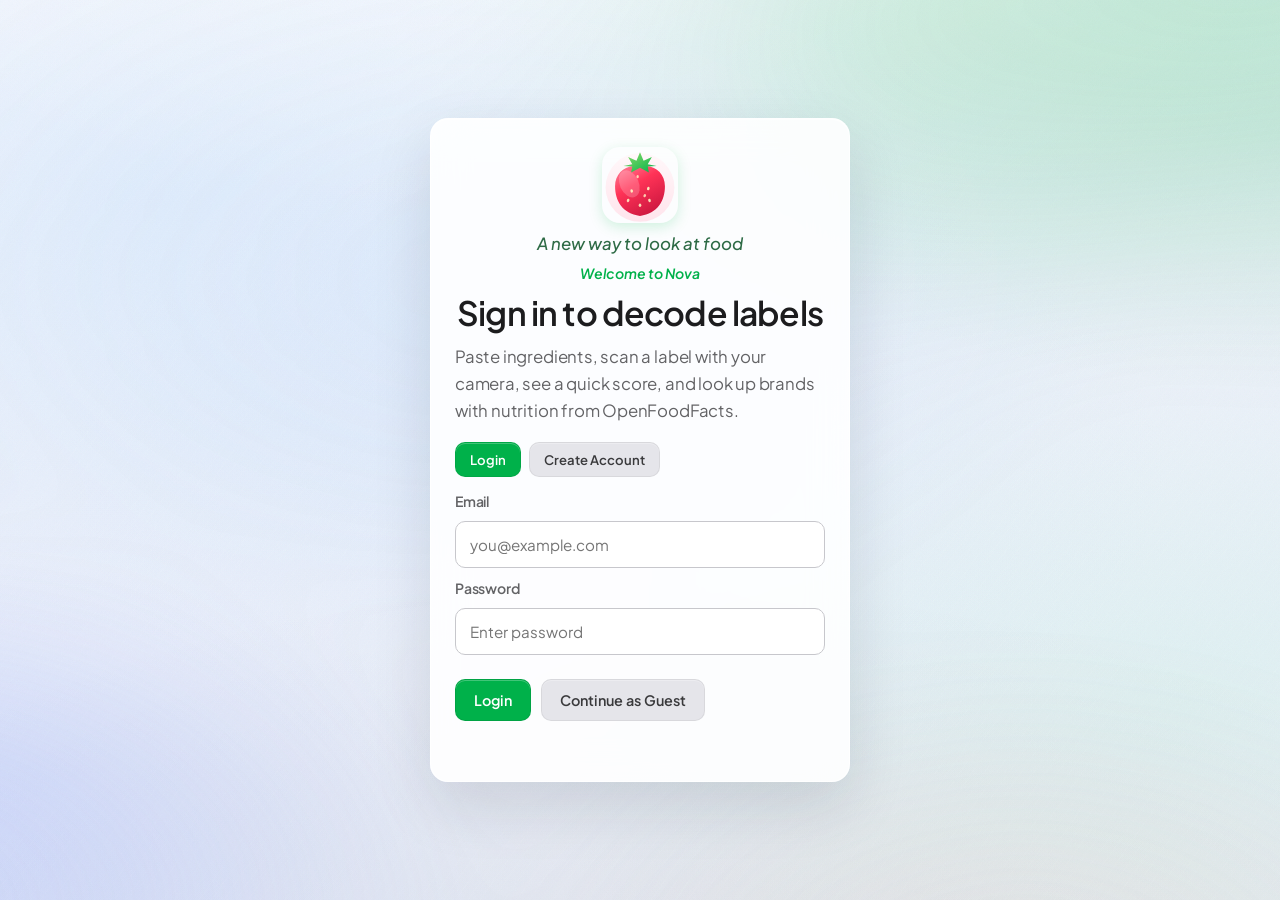
<file: index.html>
<!doctype html>
<html lang="en">
  <head>
    <meta charset="UTF-8" />
    <meta name="viewport" content="width=device-width, initial-scale=1.0" />
    <title>Nova — label decoder</title>
    <meta
      name="description"
      content="Nova: paste ingredients or scan a label, get a rough health score and additive flags. Vanilla JS, OpenFoodFacts, GitHub Pages."
    />
    <link rel="icon" href="./assets/nova-fruit-logo.svg" type="image/svg+xml" />
    <link rel="stylesheet" href="./nova-fonts.css?v=5" />
    <link rel="stylesheet" href="./styles.css?v=12" />
  </head>
  <body>
    <a class="skip" href="#app-main">Skip to main content</a>

    <section id="authScreen" class="auth-screen">
      <div class="auth-card">
        <div class="auth-logo-wrap">
          <img
            class="app-logo app-logo--lg"
            src="./assets/nova-fruit-logo.svg"
            width="76"
            height="76"
            alt=""
            decoding="async"
          />
        </div>
        <p class="tagline">A new way to look at food</p>
        <p class="eyebrow">Welcome to Nova</p>
        <h1>Sign in to decode labels</h1>
        <p class="auth-subtitle">
          Paste ingredients, scan a label with your camera, see a quick score, and look up brands with nutrition
          from OpenFoodFacts.
        </p>
        <div class="auth-mode-switch">
          <button id="showLoginButton" class="secondary small" type="button">Login</button>
          <button id="showCreateAccountButton" class="secondary small" type="button">
            Create Account
          </button>
        </div>
        <label for="loginEmail" class="label">Email</label>
        <input id="loginEmail" type="email" placeholder="you@example.com" />
        <label for="loginPassword" class="label">Password</label>
        <input id="loginPassword" type="password" placeholder="Enter password" />
        <div id="createAccountFields" class="hidden">
          <label for="signupConfirmPassword" class="label">Confirm Password</label>
          <input
            id="signupConfirmPassword"
            type="password"
            placeholder="Re-enter password"
          />
        </div>
        <div class="actions">
          <button id="loginButton">Login</button>
          <button id="createAccountButton" class="hidden">Create Account</button>
          <button id="guestButton" class="secondary">Continue as Guest</button>
        </div>
        <p id="authMessage" class="auth-message"></p>
      </div>
    </section>

    <div id="appContent" class="hidden">
      <div class="app-top-nav-wrap">
        <div class="app-top-nav">
          <a class="brand-lockup" href="#app-main" aria-label="Nova — main content">
            <img
              class="app-logo app-logo--nav"
              src="./assets/nova-fruit-logo.svg"
              width="36"
              height="36"
              alt=""
              decoding="async"
            />
            <span class="brand-mark">Nova</span>
          </a>
          <div class="top-metrics">
            <span id="topDateBadge" class="top-badge">📅</span>
            <span id="topCaloriesLeftBadge" class="top-badge top-badge--accent">Calories left: --</span>
          </div>
          <nav class="app-top-links" aria-label="Related pages">
            <a href="./history.html">History</a>
            <a href="./recommendations.html">Recommendations</a>
          </nav>
          <button id="themeToggleButton" class="secondary small" type="button">Dark mode</button>
          <button id="logoutButton" class="secondary small" type="button">Logout</button>
        </div>
      </div>

      <main id="app-main" class="app-shell">
        <section class="panel tab-panel dashboard-panel" data-tab-panel="dashboard">
          <header class="home-dash-header">
            <div class="home-dash-header-text">
              <p class="home-dash-eyebrow" id="homeDashDate">Today</p>
              <h2 class="home-dash-title" id="homeDashGreeting">Good morning 👋</h2>
              <p class="home-dash-tagline" id="homeDashTagline">Ready to hit your goals today?</p>
              <p class="home-dash-streak hidden" id="homeDashStreak" aria-live="polite"></p>
            </div>
          </header>

          <section class="home-section" aria-labelledby="home-week-heading">
            <div class="home-section-head">
              <h3 class="home-section-title" id="home-week-heading">This week</h3>
              <span class="home-section-meta">Last 7 days</span>
            </div>
            <div class="calendar-strip" id="homeCalendarStrip"></div>
          </section>

          <div class="home-dash-primary">
            <section class="home-section home-section--metrics" aria-labelledby="home-activity-heading">
              <div class="home-section-head">
                <h3 class="home-section-title" id="home-activity-heading">Activity</h3>
                <span class="home-section-meta" id="homeActivityHint">Rings from your log</span>
              </div>
              <div class="home-top-grid">
                <article class="fit-card dashboard-metric-card">
                  <p class="fit-label">Steps</p>
                  <p id="stepsValue" class="fit-big-number">0</p>
                  <div class="home-ring home-ring--large home-ring--blue" id="stepsRing" aria-label="Steps progress">
                    <span aria-hidden="true">👟</span>
                  </div>
                </article>
                <article class="fit-card dashboard-metric-card">
                  <p class="fit-label">Calories burned</p>
                  <p id="caloriesBurnedValue" class="fit-big-number">0</p>
                  <p id="activityBreakdown" class="fit-subtext">Walk 0 · Active 0</p>
                  <div class="home-ring home-ring--large home-ring--orange" id="caloriesBurnedRing" aria-label="Calories burned progress">
                    <span aria-hidden="true">🔥</span>
                  </div>
                </article>
              </div>
            </section>

            <section class="home-section home-section--water" aria-labelledby="home-water-heading">
              <div class="home-section-head">
                <h3 class="home-section-title" id="home-water-heading">Hydration</h3>
                <span class="home-section-meta">Goal 8 cups</span>
              </div>
              <div class="water-row fit-card dashboard-card--interactive">
                <div>
                  <p class="fit-label">Water today</p>
                  <strong id="waterValue">0 / 8 cups</strong>
                </div>
                <div class="water-actions">
                  <button id="waterMinusButton" type="button" class="secondary small">−</button>
                  <button id="waterPlusButton" type="button" class="secondary small">+</button>
                </div>
              </div>
            </section>
          </div>

          <section class="home-section home-section--recent" aria-labelledby="home-recent-heading">
            <div class="home-section-head">
              <h3 class="home-section-title" id="home-recent-heading">Recently logged</h3>
              <span class="home-section-meta" id="homeRecentMeta">Today</span>
            </div>
            <div id="homeRecentList" class="home-recent-list"></div>
          </section>
        </section>

        <section class="panel tab-panel progress-panel" data-tab-panel="progress">
          <h2 class="progress-page-title">Progress</h2>
          <div class="progress-stat-grid">
            <article class="fit-card progress-stat-card">
              <div class="home-ring progress-ring--weight" id="weightRing"><span aria-hidden="true">⚖</span></div>
              <p class="fit-label">Last weight</p>
              <strong id="lastWeightValue" class="progress-stat-value">0 lb</strong>
            </article>
            <article class="fit-card progress-stat-card">
              <div class="home-ring home-ring--blue progress-ring--days" id="daysLoggedRing">
                <span aria-hidden="true">🍎</span>
              </div>
              <p class="fit-label">Days logged</p>
              <div class="progress-stat-value-row">
                <strong id="daysLoggedValue" class="progress-stat-value">0 logged</strong>
                <span id="cheatBadge" class="cheat-badge">0 Cheat</span>
              </div>
            </article>
          </div>
          <div class="segmented-control progress-range-control" id="progressRangeControl" role="tablist" aria-label="Progress range">
            <button type="button" class="segment active" data-range="90">90 Days</button>
            <button type="button" class="segment" data-range="180">6 Months</button>
            <button type="button" class="segment" data-range="365">1 Year</button>
            <button type="button" class="segment" data-range="all">All Time</button>
          </div>
          <article class="fit-card goal-progress-card">
            <div class="goal-progress-head">
              <h3>Goal Progress</h3>
              <div class="goal-progress-head-actions">
                <span class="goal-progress-badge" title="Average calorie goal hit rate in this range">
                  <span class="goal-progress-badge-icon" aria-hidden="true">🚩</span>
                  <span id="goalProgressLabel">0% of goal done</span>
                </span>
                <button type="button" class="goal-edit-btn" id="editGoalsScrollButton" aria-label="Edit goals">
                  ✎
                </button>
              </div>
            </div>
            <div id="goalChartWrap" class="goal-chart-wrap">
              <svg id="goalChartSvg" viewBox="0 0 640 280" aria-label="Goal progress chart"></svg>
              <div id="goalChartTooltip" class="chart-tooltip hidden" role="status"></div>
            </div>
            <p class="goal-progress-foot" id="goalProgressFoot"></p>
          </article>
          <div class="goal-grid" id="goalGridSection">
            <label class="label" for="goalCalories">Calorie goal</label>
            <input id="goalCalories" type="number" min="800" step="10" />
            <label class="label" for="goalProtein">Protein goal (g)</label>
            <input id="goalProtein" type="number" min="10" step="1" />
            <label class="label" for="goalCarbs">Carbs goal (g)</label>
            <input id="goalCarbs" type="number" min="10" step="1" />
            <label class="label" for="goalFat">Fat goal (g)</label>
            <input id="goalFat" type="number" min="10" step="1" />
            <div class="actions">
              <button id="saveGoalsButton">Save goals</button>
            </div>
          </div>
        </section>

        <section class="panel tab-panel" data-tab-panel="scan">
          <h2>Ingredient scan</h2>
          <label for="ingredients" class="label">Ingredients</label>
          <p class="lookup-note">
            Paste text, or use <strong>Scan label with camera</strong> — ingredients are read on your device (OCR).
            Nova also tries to match the product on OpenFoodFacts (barcode or product name) for real nutrition.
          </p>
          <div id="scanZone" class="scan-zone">
            <textarea
              id="ingredients"
              placeholder="Example: Carbonated water, high fructose corn syrup, caramel color, phosphoric acid, natural flavors, potassium benzoate, caffeine..."
              rows="8"
            ></textarea>
            <div class="scan-overlay hidden" id="scanOverlay" aria-hidden="true">
              <div class="scan-line"></div>
            </div>
          </div>
          <div id="scanLoading" class="scan-loading hidden" aria-live="polite">
            <span class="spinner" aria-hidden="true"></span>
            <span>Analyzing ingredients...</span>
          </div>

          <div class="actions">
            <button id="scanButton">Run Scan</button>
            <button id="openCameraModalButton" type="button" class="secondary">Scan label with camera</button>
            <button id="loadDemoButton" class="secondary">Load Demo Label</button>
          </div>

          <hr class="divider" />

          <h2>Log a food</h2>
          <label for="foodSearch" class="label">Search foods</label>
          <p class="lookup-note">
            Type everyday foods — eggs, steak, coffee, fruit, and more. Nova uses verified serving sizes first,
            then looks up real products on OpenFoodFacts.
          </p>
          <div class="brand-search-wrap">
            <input
              id="foodSearch"
              type="text"
              placeholder="Example: eggs, sirloin steak, black coffee, banana, blueberries..."
              autocomplete="off"
              aria-autocomplete="list"
              aria-controls="foodSuggestions"
              aria-expanded="false"
            />
            <ul id="foodSuggestions" class="suggestions hidden"></ul>
          </div>
          <div class="actions">
            <button id="foodSearchButton" type="button">Look up food</button>
          </div>

          <div
            id="cameraModal"
            class="modal hidden"
            role="dialog"
            aria-modal="true"
            aria-labelledby="cameraModalTitle"
          >
            <div class="modal-backdrop" id="cameraModalBackdrop" tabindex="-1"></div>
            <div class="modal-card">
              <h3 id="cameraModalTitle">Scan label or barcode</h3>
              <p id="cameraModalLead" class="modal-lead">
                Photograph the ingredient list in good light. Recognition runs in your browser; nothing is uploaded
                to Nova’s servers.
              </p>
              <video id="cameraPreview" class="camera-preview hidden" playsinline muted></video>
              <canvas id="cameraCanvas" class="hidden"></canvas>
              <p id="cameraOcrStatus" class="camera-status empty-state" aria-live="polite"></p>
              <div class="modal-actions">
                <button type="button" id="cameraModeIngredients" class="secondary small">Ingredient list</button>
                <button type="button" id="cameraModeBarcode" class="secondary small">Barcode</button>
                <button type="button" id="cameraWebcamStart" class="secondary">Use webcam</button>
                <button type="button" id="cameraWebcamCapture" class="secondary hidden">Capture photo</button>
                <input
                  id="cameraFileInput"
                  type="file"
                  class="hidden"
                  accept="image/*"
                  capture="environment"
                />
                <button type="button" id="cameraFileTrigger" class="secondary">Take / choose photo</button>
                <button type="button" id="cameraModalClose" class="secondary">Close</button>
              </div>
            </div>
          </div>

          <hr class="divider" />

          <h2>Brand lookup</h2>
          <label for="brandSearch" class="label">Search a food brand</label>
          <p class="lookup-note">Live product nutrition and food images powered by OpenFoodFacts.</p>
          <div class="brand-search-wrap">
            <input
              id="brandSearch"
              type="text"
              placeholder="Example: Kellogg's, Coca-Cola, Chobani..."
              autocomplete="off"
              aria-autocomplete="list"
              aria-controls="brandSuggestions"
              aria-expanded="false"
            />
            <ul id="brandSuggestions" class="suggestions hidden"></ul>
          </div>

          <div class="actions">
            <button id="brandSearchButton">Search Brand</button>
            <button id="loadBrandDemoButton" class="secondary">
              Load Demo Brand
            </button>
          </div>

          <hr class="divider" />
          <h2>Barcode lookup</h2>
          <label for="barcodeInput" class="label">Enter barcode (UPC/EAN)</label>
          <p class="lookup-note">Scan or type the UPC/EAN from the package for exact product nutrition from OpenFoodFacts.</p>
          <input id="barcodeInput" type="text" placeholder="Example: 5449000054227" inputmode="numeric" />
          <div class="actions">
            <button id="barcodeLookupButton">Lookup Barcode</button>
            <button id="scanBarcodeCameraButton" type="button" class="secondary">Scan barcode with camera</button>
          </div>
        </section>

        <section class="panel panel--results tab-panel" data-tab-panel="results">
          <h2>Scan results</h2>
          <p class="lookup-note score-legend" aria-label="Score color bands">
            <span><strong>80–100</strong> good</span> ·
            <span><strong>50–79</strong> so-so</span> ·
            <span><strong>0–49</strong> poor</span>
          </p>
          <div id="emptyState" class="empty-state">
            Run a scan to see additive detection, risk analysis, and cleaner swaps.
          </div>

          <div id="results" class="hidden">
            <div class="score-row">
              <div class="score-badge tier-neutral" id="scoreBadge">
                <span id="scoreValue">--</span>
                <small>Health Score</small>
              </div>
              <div>
                <p id="verdict" class="verdict"></p>
                <p id="confidence" class="confidence"></p>
                <p id="nutritionSummary" class="nutrition-summary"></p>
                <div class="actions actions--compact">
                  <label for="mealTypeSelect" class="label">Log as</label>
                  <select id="mealTypeSelect">
                    <option value="Breakfast">Breakfast</option>
                    <option value="Lunch">Lunch</option>
                    <option value="Dinner">Dinner</option>
                    <option value="Snack">Snack</option>
                  </select>
                  <button id="addToTodayButton" class="secondary" type="button" disabled>Add to Today</button>
                </div>
              </div>
            </div>

            <figure class="result-visual">
              <img
                id="resultImage"
                src="./assets/default-food.svg"
                alt="Food profile visual"
                referrerpolicy="no-referrer"
                loading="lazy"
              />
              <figcaption id="resultImageCaption">Visual profile preview</figcaption>
            </figure>

            <div class="result-block">
              <h3 id="flagTitle">Hidden Additives / Harmful Ingredients</h3>
              <ul id="flagList"></ul>
            </div>

            <div class="result-block">
              <h3 id="factTitle">What This Means</h3>
              <ul id="factList"></ul>
            </div>

            <div class="result-block">
              <h3 id="alternativeTitle">Cleaner Alternatives</h3>
              <ul id="alternativeList"></ul>
            </div>
          </div>
        </section>

        <section class="panel tab-panel" data-tab-panel="log">
          <h2>Today meal log</h2>
          <p id="mealLogDate" class="lookup-note"></p>
          <div id="mealTimeline" class="meal-timeline"></div>
        </section>
      </main>

      <nav class="bottom-tabs" aria-label="App sections">
        <div class="bottom-tabs-dock">
          <button class="tab-button active" type="button" data-tab-target="dashboard" aria-label="Home">
            <span class="tab-icon" aria-hidden="true">⌂</span>
            <span class="tab-label">Home</span>
          </button>
          <button class="tab-button" type="button" data-tab-target="progress" aria-label="Progress">
            <span class="tab-icon" aria-hidden="true">▥</span>
            <span class="tab-label">Progress</span>
          </button>
          <button class="tab-button" type="button" data-tab-target="scan" aria-label="Settings">
            <span class="tab-icon" aria-hidden="true">⚙</span>
            <span class="tab-label">Settings</span>
          </button>
        </div>
      </nav>
      <button id="fabAddButton" class="fab-add-button" type="button" aria-label="Add meal">+</button>

      <footer class="app-footer">
        <p>
          <strong>Nova — Grislis</strong> · class project<br />
          <a href="./showcase.html">Project write-up (showcase)</a>
          ·
          <a href="https://github.com/bgrislis27-crypto/Grislis--Nova-app">GitHub repository</a>
        </p>
        <p class="fine-print">
          Visual style and traffic-light colors are <strong>Yuka-inspired</strong> for a class demo. Nova is not
          affiliated with Yuka SAS; scores and UI differ from the real product. Not medical advice — consult a
          professional for personal nutrition decisions.
        </p>
      </footer>
    </div>

    <script src="./app.js"></script>
  </body>
</html>
</file>
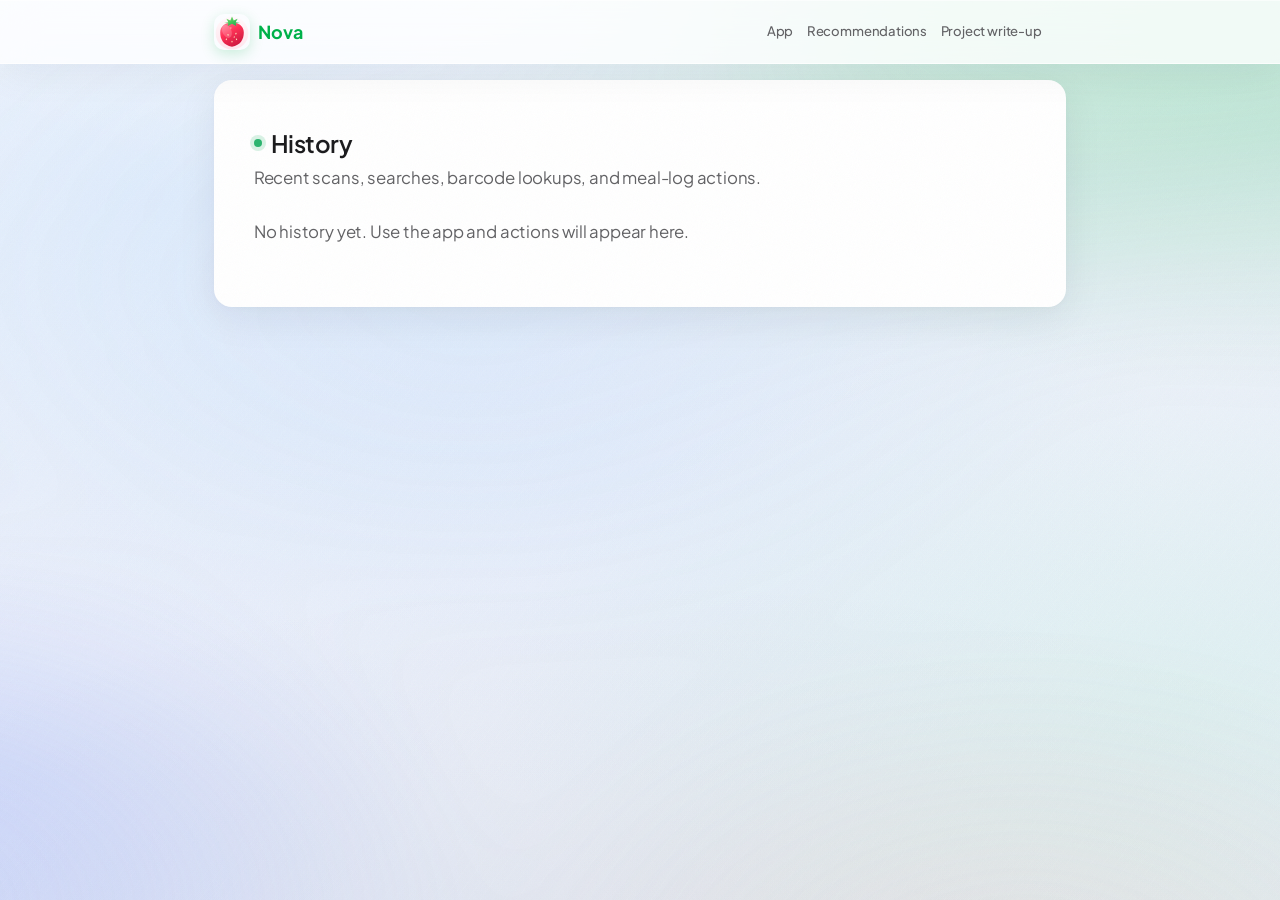
<file: history.html>
<!doctype html>
<html lang="en">
  <head>
    <meta charset="UTF-8" />
    <meta name="viewport" content="width=device-width, initial-scale=1.0" />
    <title>Nova — history</title>
    <link rel="icon" href="./assets/nova-fruit-logo.svg" type="image/svg+xml" />
    <link rel="stylesheet" href="./nova-fonts.css?v=5" />
    <link rel="stylesheet" href="./styles.css?v=12" />
  </head>
  <body>
    <div class="app-top-nav-wrap">
      <div class="app-top-nav">
        <a class="brand-lockup" href="./index.html" aria-label="Nova home">
          <img class="app-logo app-logo--nav" src="./assets/nova-fruit-logo.svg" width="36" height="36" alt="" />
          <span class="brand-mark">Nova</span>
        </a>
        <nav class="app-top-links" aria-label="Related pages">
          <a href="./index.html">App</a>
          <a href="./recommendations.html">Recommendations</a>
          <a href="./showcase.html">Project write-up</a>
        </nav>
        <span></span>
      </div>
    </div>

    <main class="app-shell">
      <section class="panel">
        <h2>History</h2>
        <p class="lookup-note">Recent scans, searches, barcode lookups, and meal-log actions.</p>
        <div id="historyList" class="meal-timeline"></div>
      </section>
    </main>

    <script>
      const HISTORY_KEY = "novaActionHistory";
      const list = document.getElementById("historyList");

      function fmtTime(ts) {
        return new Date(ts).toLocaleString(undefined, {
          month: "short",
          day: "numeric",
          hour: "numeric",
          minute: "2-digit",
        });
      }

      function getHistory() {
        const raw = localStorage.getItem(HISTORY_KEY);
        if (!raw) return [];
        try {
          const parsed = JSON.parse(raw);
          return Array.isArray(parsed) ? parsed : [];
        } catch {
          return [];
        }
      }

      const history = getHistory();
      if (history.length === 0) {
        const p = document.createElement("p");
        p.className = "empty-state";
        p.textContent = "No history yet. Use the app and actions will appear here.";
        list.append(p);
      } else {
        for (const item of history) {
          const wrap = document.createElement("div");
          wrap.className = "meal-group";
          const title = document.createElement("h3");
          title.textContent = item.title || item.type || "Action";
          const meta = document.createElement("p");
          meta.className = "meal-meta";
          meta.textContent = item.details ? `${item.details} • ${fmtTime(item.createdAt)}` : fmtTime(item.createdAt);
          wrap.append(title, meta);
          list.append(wrap);
        }
      }
    </script>
  </body>
</html>
</file>
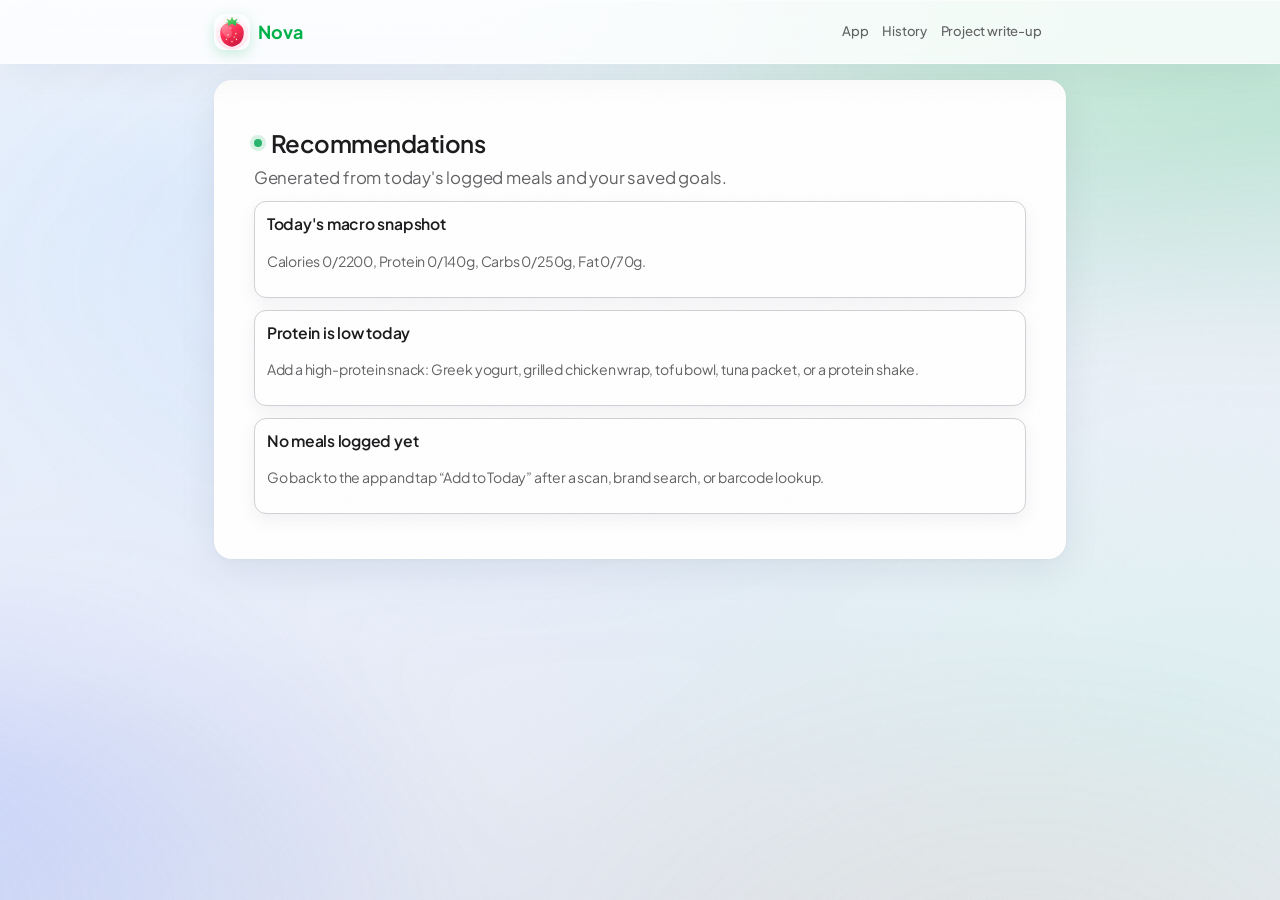
<file: recommendations.html>
<!doctype html>
<html lang="en">
  <head>
    <meta charset="UTF-8" />
    <meta name="viewport" content="width=device-width, initial-scale=1.0" />
    <title>Nova — recommendations</title>
    <link rel="icon" href="./assets/nova-fruit-logo.svg" type="image/svg+xml" />
    <link rel="stylesheet" href="./nova-fonts.css?v=5" />
    <link rel="stylesheet" href="./styles.css?v=12" />
  </head>
  <body>
    <div class="app-top-nav-wrap">
      <div class="app-top-nav">
        <a class="brand-lockup" href="./index.html" aria-label="Nova home">
          <img class="app-logo app-logo--nav" src="./assets/nova-fruit-logo.svg" width="36" height="36" alt="" />
          <span class="brand-mark">Nova</span>
        </a>
        <nav class="app-top-links" aria-label="Related pages">
          <a href="./index.html">App</a>
          <a href="./history.html">History</a>
          <a href="./showcase.html">Project write-up</a>
        </nav>
        <span></span>
      </div>
    </div>

    <main class="app-shell">
      <section class="panel">
        <h2>Recommendations</h2>
        <p class="lookup-note">Generated from today's logged meals and your saved goals.</p>
        <div id="recommendationList" class="meal-timeline"></div>
      </section>
    </main>

    <script>
      const GOALS_KEY = "novaMacroGoals";
      const MEAL_LOG_KEY = "novaMealLog";
      const DEFAULT_GOALS = { calories: 2200, protein: 140, carbs: 250, fat: 70 };
      const list = document.getElementById("recommendationList");

      function getTodayKey() {
        const now = new Date();
        return `${now.getFullYear()}-${String(now.getMonth() + 1).padStart(2, "0")}-${String(now.getDate()).padStart(2, "0")}`;
      }

      function getJson(key, fallback) {
        const raw = localStorage.getItem(key);
        if (!raw) return fallback;
        try {
          const parsed = JSON.parse(raw);
          return parsed ?? fallback;
        } catch {
          return fallback;
        }
      }

      function sum(items, key) {
        return items.reduce((acc, x) => acc + (Number(x[key]) || 0), 0);
      }

      function addCard(title, body) {
        const card = document.createElement("div");
        card.className = "meal-group";
        const h3 = document.createElement("h3");
        h3.textContent = title;
        const p = document.createElement("p");
        p.className = "meal-meta";
        p.textContent = body;
        card.append(h3, p);
        list.append(card);
      }

      const goals = { ...DEFAULT_GOALS, ...getJson(GOALS_KEY, {}) };
      const allMeals = getJson(MEAL_LOG_KEY, []).filter((m) => m && m.date === getTodayKey());
      const totals = {
        calories: sum(allMeals, "calories"),
        protein: sum(allMeals, "protein"),
        carbs: sum(allMeals, "carbs"),
        fat: sum(allMeals, "fat"),
      };

      addCard(
        "Today's macro snapshot",
        `Calories ${Math.round(totals.calories)}/${goals.calories}, Protein ${Math.round(totals.protein)}/${goals.protein}g, Carbs ${Math.round(totals.carbs)}/${goals.carbs}g, Fat ${Math.round(totals.fat)}/${goals.fat}g.`,
      );

      if (totals.protein < goals.protein * 0.7) {
        addCard(
          "Protein is low today",
          "Add a high-protein snack: Greek yogurt, grilled chicken wrap, tofu bowl, tuna packet, or a protein shake.",
        );
      }

      if (totals.calories > goals.calories * 1.15) {
        addCard(
          "Calories are running high",
          "Try lower-calorie swaps tonight: sparkling water over soda, grilled options over fried, and prioritize fiber/protein to stay full.",
        );
      }

      if (totals.carbs > goals.carbs * 1.2) {
        addCard(
          "Carbs are above target",
          "Balance your next meal with lean protein + non-starchy veggies. Reduce liquid sugars and refined snack foods.",
        );
      }

      if (totals.fat > goals.fat * 1.2) {
        addCard(
          "Fat is above target",
          "Choose baking/grilling over frying and reduce extra sauces/oils in the next meal.",
        );
      }

      if (totals.calories < goals.calories * 0.6 && allMeals.length > 0) {
        addCard(
          "You may be under-fueling",
          "If this is a normal day, add one balanced meal (protein + complex carbs + healthy fat).",
        );
      }

      if (allMeals.length === 0) {
        addCard(
          "No meals logged yet",
          "Go back to the app and tap “Add to Today” after a scan, brand search, or barcode lookup.",
        );
      }

      if (list.children.length < 3) {
        addCard(
          "General quality tip",
          "Aim for each meal to include protein + fiber. In Nova brand lookup, prefer options with lower sugar and shorter ingredient lists.",
        );
      }
    </script>
  </body>
</html>
</file>
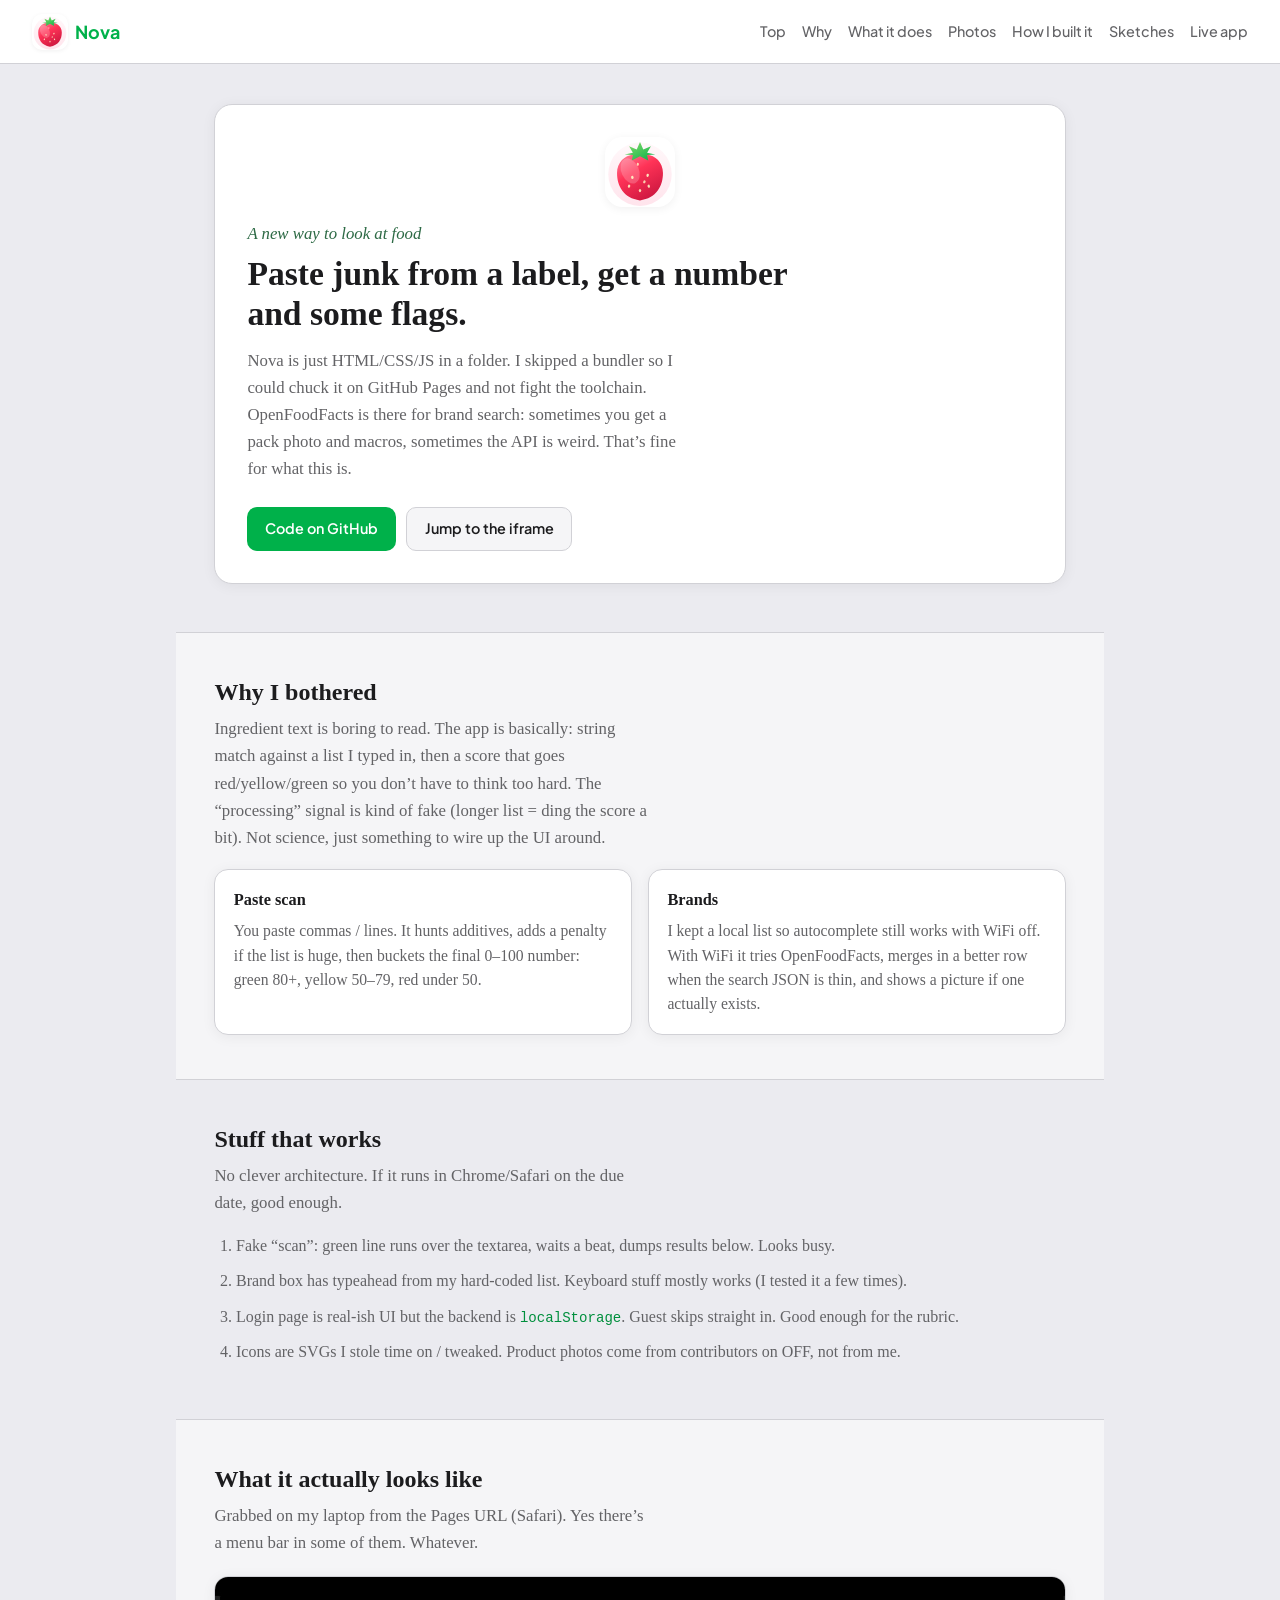
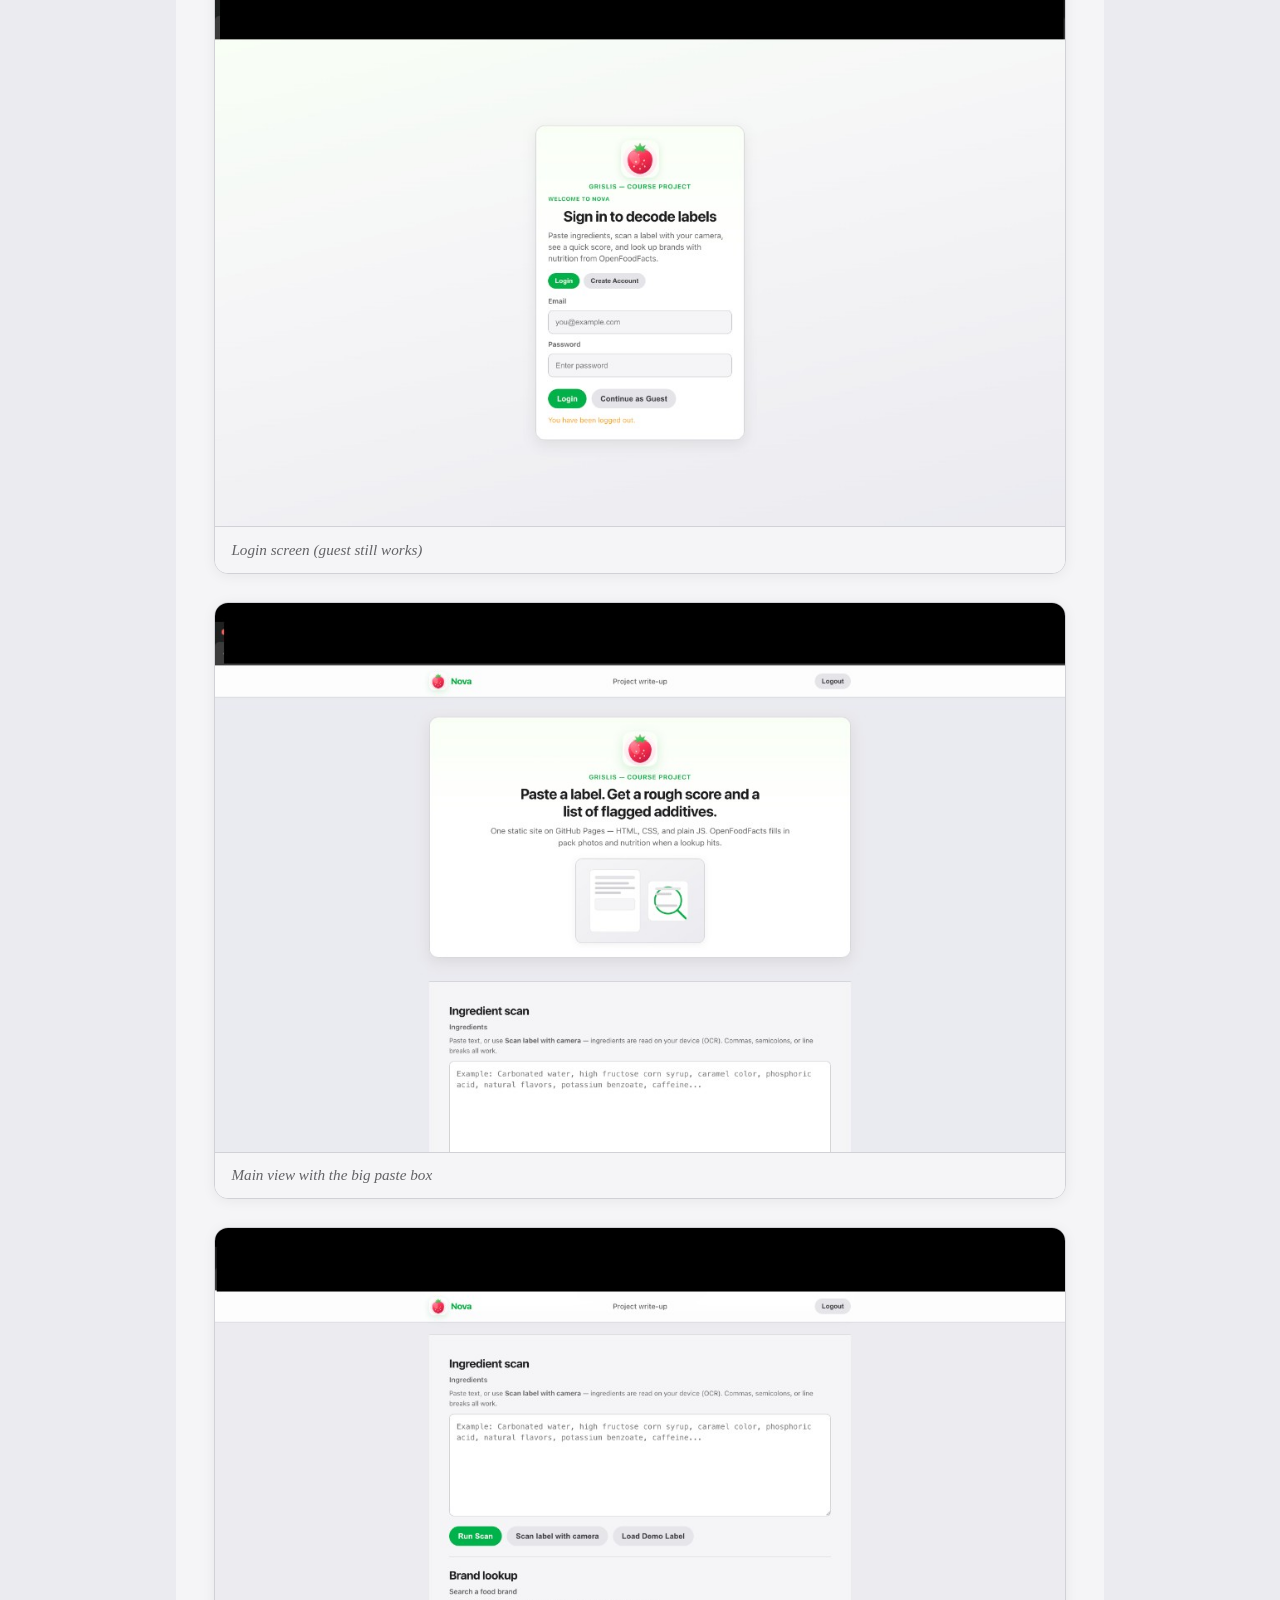
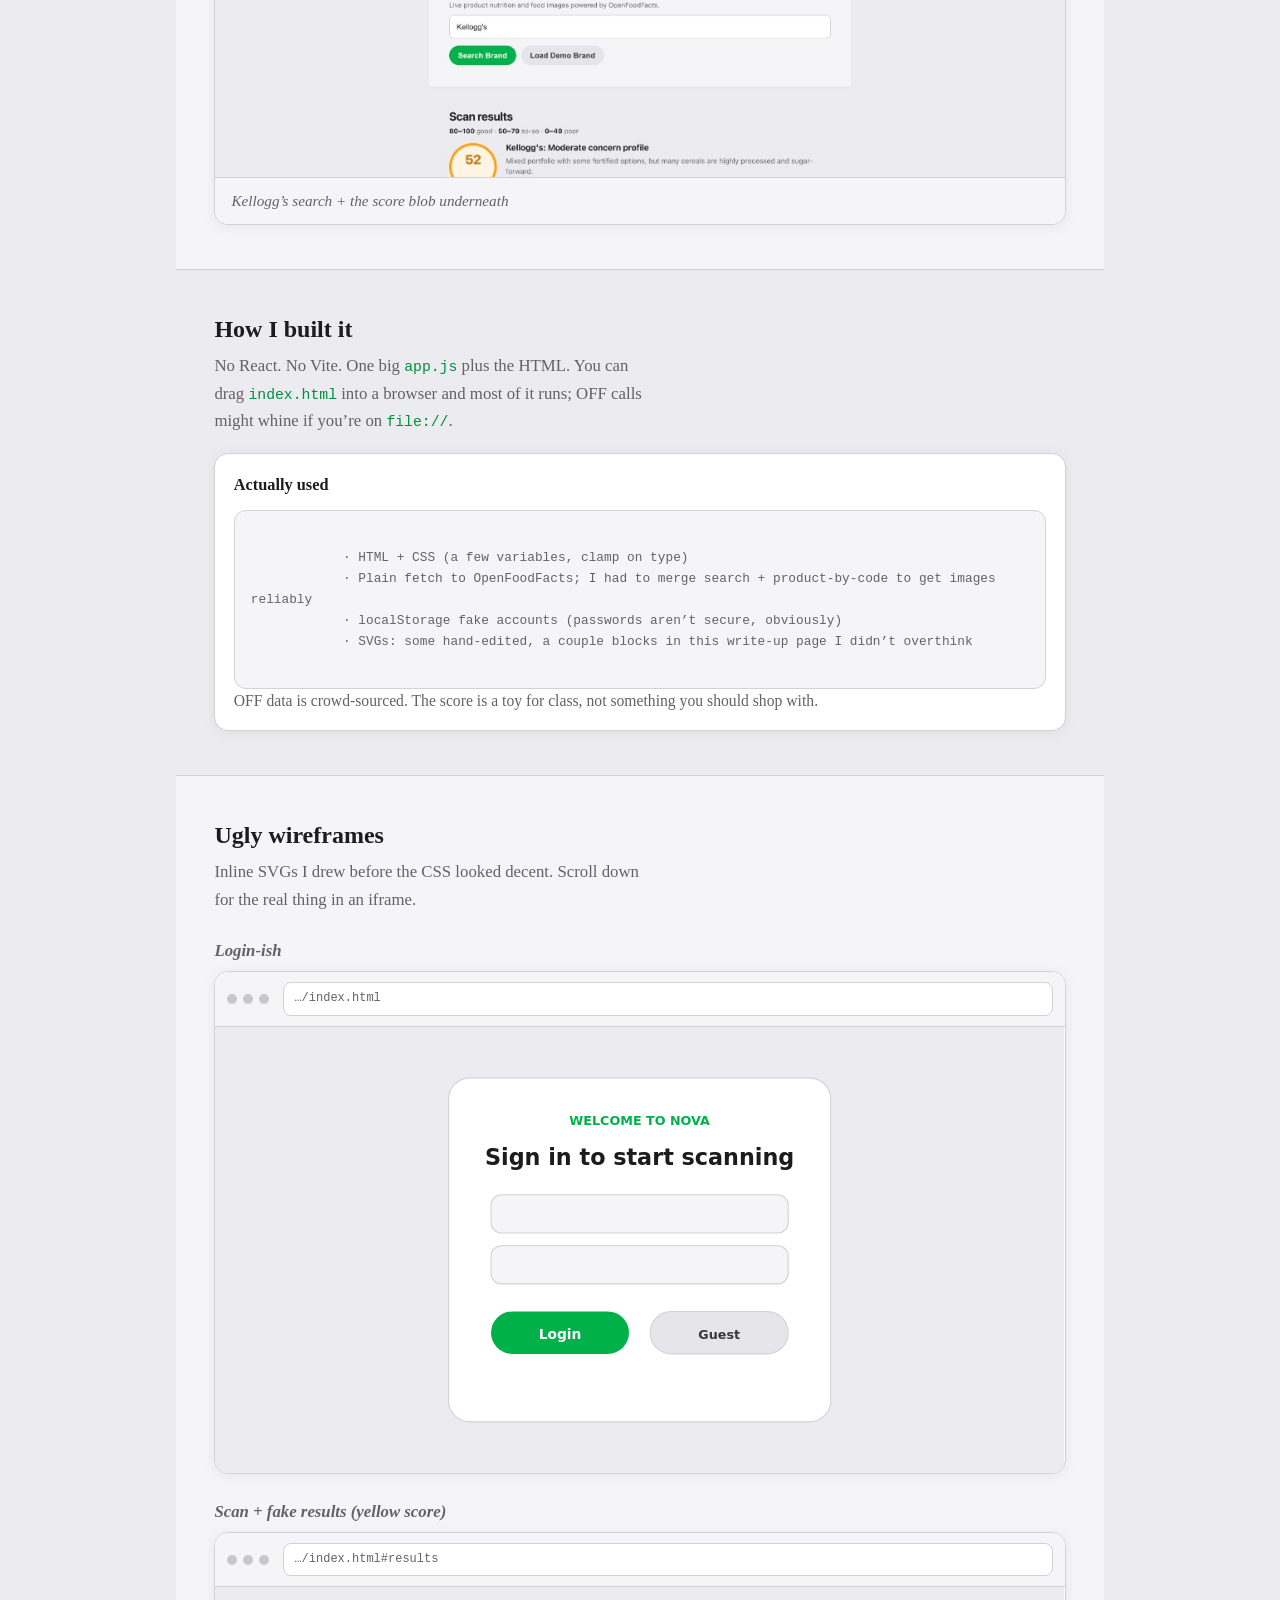
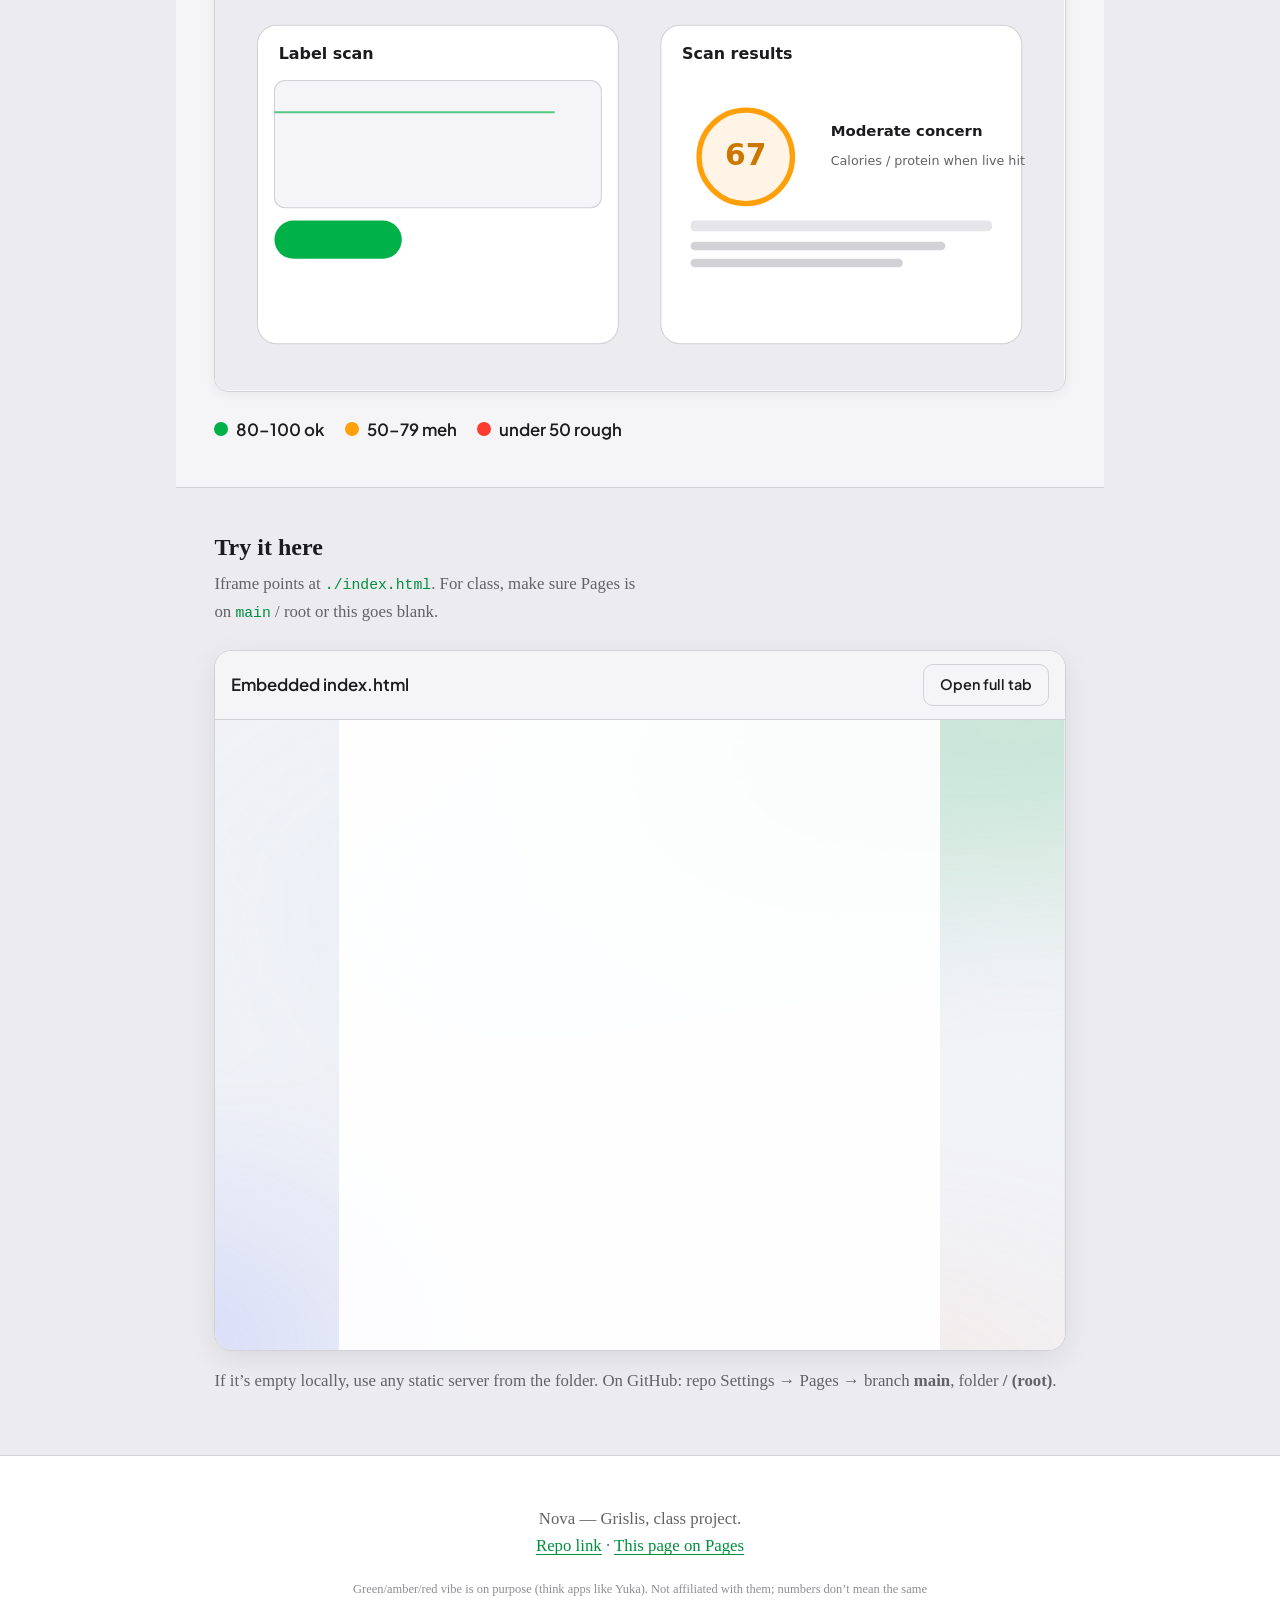
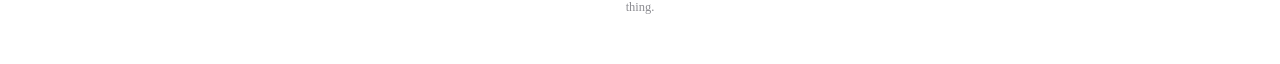
<file: showcase.html>
<!DOCTYPE html>
<html lang="en">
  <head>
    <meta charset="UTF-8" />
    <meta name="viewport" content="width=device-width, initial-scale=1" />
    <title>Nova — quick write-up for class</title>
    <meta
      name="description"
      content="Notes on Nova: a tiny static site that pastes ingredients, guesses a score, and pokes OpenFoodFacts for brand stuff. Nothing fancy."
    />
    <link rel="icon" href="./assets/nova-fruit-logo.svg" type="image/svg+xml" />
    <link rel="stylesheet" href="./nova-fonts.css?v=5" />
    <style>
      /* Traffic-light greens / amber / red (nutrition apps do this a lot). */
      :root {
        color-scheme: light;
        --page: #ebebf0;
        --page-alt: #f5f5f7;
        --card: #ffffff;
        --stroke: #d1d1d6;
        --text: #1c1c1e;
        --muted: #636366;
        --excellent: #00b14a;
        --excellent-soft: #e6f7ed;
        --fair: #ff9f0a;
        --fair-soft: #fff4e5;
        --poor: #ff3b30;
        --cta: #00b14a;
        --cta-hover: #009a3f;
        --shadow: 0 2px 14px rgba(0, 0, 0, 0.06);
        --shadow-lg: 0 8px 28px rgba(0, 0, 0, 0.08);
        --radius: 18px;
        --space: clamp(1rem, 3vw, 2.5rem);
        --max: 52rem;
      }

      *,
      *::before,
      *::after {
        box-sizing: border-box;
      }

      html {
        scroll-behavior: smooth;
      }

      @media (prefers-reduced-motion: reduce) {
        html {
          scroll-behavior: auto;
        }
      }

      body {
        margin: 0;
        font-family: var(--font-serif);
        font-size: var(--step-0);
        line-height: 1.62;
        color: var(--text);
        background: var(--page);
        overflow-x: hidden;
      }

      a {
        color: #008f3d;
        text-decoration-thickness: 0.06em;
        text-underline-offset: 0.18em;
      }

      a:hover {
        color: var(--cta-hover);
      }

      .skip {
        position: absolute;
        left: -999px;
        top: auto;
        width: 1px;
        height: 1px;
        overflow: hidden;
      }

      .skip:focus {
        position: fixed;
        left: var(--space);
        top: var(--space);
        z-index: 999;
        width: auto;
        height: auto;
        padding: 0.75rem 1rem;
        background: var(--card);
        border: 2px solid var(--excellent);
        border-radius: 12px;
      }

      .top-nav {
        position: sticky;
        top: 0;
        z-index: 50;
        display: flex;
        flex-wrap: wrap;
        align-items: center;
        justify-content: space-between;
        gap: 0.75rem;
        padding: 0.85rem clamp(1rem, 4vw, 2rem);
        font-family: var(--font-ui);
        font-size: 0.94rem;
        background: rgba(255, 255, 255, 0.96);
        backdrop-filter: blur(6px);
        border-bottom: 1px solid var(--stroke);
      }

      .brand-lockup {
        display: inline-flex;
        align-items: center;
        gap: 0.45rem;
        text-decoration: none;
        color: inherit;
      }

      .brand-lockup .app-logo {
        width: 36px;
        height: 36px;
        display: block;
        border-radius: 10px;
        box-shadow: 0 1px 4px rgba(0, 0, 0, 0.06);
      }

      .brand-mark {
        font-family: var(--font-ui);
        font-weight: 700;
        font-size: 1.12rem;
        letter-spacing: 0;
        color: var(--excellent);
      }

      .brand-lockup:hover .brand-mark {
        color: #009a3f;
      }

      .hero-mark {
        display: flex;
        justify-content: center;
        margin: 0 0 0.85rem;
      }

      .hero-mark .app-logo {
        width: 4.35rem;
        height: 4.35rem;
        border-radius: 1.1rem;
        box-shadow: 0 2px 10px rgba(0, 0, 0, 0.06);
      }

      .top-nav nav {
        display: flex;
        flex-wrap: wrap;
        gap: 0.35rem 1rem;
      }

      .top-nav a {
        color: var(--muted);
        text-decoration: none;
        font-weight: 500;
        font-size: 0.9rem;
      }

      .top-nav a:hover {
        color: var(--text);
      }

      .hero {
        padding: clamp(1.25rem, 4vw, 2.5rem) var(--space) clamp(1.5rem, 5vw, 3rem);
        max-width: calc(var(--max) + 6rem);
        margin: 0 auto;
      }

      .hero-inner {
        padding: clamp(1.35rem, 3vw, 2rem);
        border-radius: var(--radius);
        border: 1px solid var(--stroke);
        background: #fff;
        box-shadow: var(--shadow);
      }

      .tagline {
        margin: 0 0 0.4rem;
        font-size: 1.05rem;
        font-weight: 500;
        font-style: italic;
        letter-spacing: 0;
        text-transform: none;
        color: #2d6a45;
      }

      h1 {
        margin: 0 0 0.75rem;
        font-size: clamp(1.55rem, 1.2rem + 1.5vw, 2.1rem);
        line-height: 1.2;
        font-weight: 600;
        letter-spacing: 0;
        max-width: 34ch;
      }

      .lead {
        margin: 0;
        font-size: 1.05rem;
        color: var(--muted);
        max-width: 52ch;
      }

      .hero-actions {
        margin-top: 1.5rem;
        display: flex;
        flex-wrap: wrap;
        gap: 0.65rem;
      }

      .btn {
        display: inline-flex;
        align-items: center;
        justify-content: center;
        padding: 0.6rem 1.1rem;
        min-height: 44px;
        font-family: var(--font-ui);
        font-size: 0.9rem;
        font-weight: 600;
        border-radius: 10px;
        border: none;
        cursor: pointer;
        text-decoration: none;
      }

      .btn:focus-visible {
        outline: 2px solid var(--fair);
        outline-offset: 2px;
      }

      .btn-primary {
        background: var(--cta);
        color: #fff;
      }

      .btn-primary:hover {
        background: var(--cta-hover);
      }

      .btn-ghost {
        background: var(--page-alt);
        color: var(--text);
        border: 1px solid var(--stroke);
      }

      .btn-ghost:hover {
        background: #fff;
      }

      section {
        padding: clamp(1.75rem, 4vw, 2.75rem) var(--space);
        max-width: calc(var(--max) + 6rem);
        margin: 0 auto;
        border-top: 1px solid var(--stroke);
        background: var(--page-alt);
      }

      section:nth-of-type(even) {
        background: var(--page);
      }

      h2 {
        margin: 0 0 0.5rem;
        font-size: clamp(1.22rem, 1.05rem + 0.65vw, 1.5rem);
        line-height: 1.25;
        font-weight: 600;
        letter-spacing: 0;
      }

      .section-lead {
        margin: 0 0 1.1rem;
        color: var(--muted);
        font-size: 1.05rem;
        max-width: 52ch;
      }

      .grid-2 {
        display: grid;
        gap: 1rem;
        grid-template-columns: 1fr;
      }

      @media (min-width: 640px) {
        .grid-2 {
          grid-template-columns: 1fr 1fr;
        }
      }

      .card {
        padding: 1.1rem 1.15rem;
        border-radius: 14px;
        border: 1px solid var(--stroke);
        background: var(--card);
        box-shadow: var(--shadow);
      }

      .card h3 {
        margin: 0 0 0.35rem;
        font-size: 1.02rem;
        font-weight: 600;
        color: var(--text);
      }

      .card p {
        margin: 0;
        color: var(--muted);
        font-size: 0.98rem;
        line-height: 1.55;
      }

      .stack-list {
        margin: 0.75rem 0 0;
        padding: 0.9rem 1rem;
        border: 1px solid var(--stroke);
        border-radius: 12px;
        background: var(--page-alt);
        font-family: ui-monospace, monospace;
        font-size: 0.8rem;
        line-height: 1.65;
        color: var(--muted);
        white-space: pre-wrap;
      }

      .legend {
        display: flex;
        flex-wrap: wrap;
        gap: 1rem 1.25rem;
        margin: 1.5rem 0 0;
      }

      .legend span {
        display: inline-flex;
        align-items: center;
        gap: 0.5rem;
        font-family: var(--font-ui);
        font-weight: 600;
        font-size: var(--step--1);
      }

      .dot {
        width: 14px;
        height: 14px;
        border-radius: 50%;
      }

      .dot-green {
        background: var(--excellent);
      }
      .dot-yellow {
        background: var(--fair);
      }
      .dot-red {
        background: var(--poor);
      }

      .mock-wrap {
        margin: 1.5rem 0;
      }

      .mock-label {
        font-size: var(--step--1);
        font-weight: 600;
        font-style: italic;
        color: var(--muted);
        margin-bottom: 0.45rem;
      }

      .mock-browser {
        border-radius: 14px;
        border: 1px solid var(--stroke);
        overflow: hidden;
        background: var(--card);
        box-shadow: var(--shadow);
      }

      .mock-chrome {
        display: flex;
        align-items: center;
        gap: 6px;
        padding: 10px 12px;
        background: var(--page-alt);
        border-bottom: 1px solid var(--stroke);
      }

      .mock-dot {
        width: 10px;
        height: 10px;
        border-radius: 50%;
        background: #c7c7cc;
      }

      .mock-url {
        flex: 1;
        margin-left: 8px;
        padding: 6px 10px;
        border-radius: 8px;
        background: #fff;
        border: 1px solid var(--stroke);
        color: var(--muted);
        font-size: 0.75rem;
        font-family: ui-monospace, monospace;
      }

      .mock-body {
        display: block;
        width: 100%;
        height: auto;
      }

      .demo-box {
        margin-top: 1.5rem;
        border-radius: var(--radius);
        border: 1px solid var(--stroke);
        overflow: hidden;
        background: var(--card);
        box-shadow: var(--shadow-lg);
      }

      .demo-head {
        padding: 0.85rem 1rem;
        display: flex;
        flex-wrap: wrap;
        align-items: center;
        justify-content: space-between;
        gap: 0.5rem;
        border-bottom: 1px solid var(--stroke);
        font-family: var(--font-ui);
        font-weight: 600;
        font-size: var(--step--1);
        background: var(--page-alt);
      }

      .demo-frame {
        width: 100%;
        min-height: min(70vh, 640px);
        height: 70vh;
        border: 0;
        display: block;
        background: var(--page);
      }

      .footnote {
        margin-top: 1rem;
        font-size: var(--step--1);
        color: var(--muted);
      }

      footer {
        padding: 2rem var(--space) 2.5rem;
        text-align: center;
        border-top: 1px solid var(--stroke);
        color: var(--muted);
        font-size: var(--step--1);
        background: var(--card);
      }

      footer strong {
        color: var(--text);
      }

      .feature-list {
        margin: 0;
        padding-left: 1.35rem;
        color: var(--muted);
        font-size: 1rem;
      }

      .feature-list li {
        margin-bottom: 0.65rem;
        line-height: 1.55;
      }

      .feature-list strong {
        color: var(--text);
        font-weight: 600;
      }

      code {
        font-family: ui-monospace, "Cascadia Code", "Source Code Pro", Menlo, Consolas, monospace;
        font-size: 0.88em;
      }

      .app-shot-gallery {
        display: flex;
        flex-direction: column;
        gap: 1.75rem;
        margin-top: 1.25rem;
      }

      .app-shot {
        margin: 0;
        border-radius: 14px;
        border: 1px solid var(--stroke);
        overflow: hidden;
        background: var(--card);
        box-shadow: var(--shadow);
      }

      .app-shot img {
        display: block;
        width: 100%;
        height: auto;
      }

      .app-shot figcaption {
        margin: 0;
        padding: 0.65rem 1rem;
        font-size: 0.95rem;
        font-weight: 500;
        font-style: italic;
        color: var(--muted);
        border-top: 1px solid var(--stroke);
        background: var(--page-alt);
      }

      .fine-print {
        margin-top: 1.25rem;
        font-size: 0.78rem;
        color: #8e8e93;
        line-height: 1.45;
        max-width: 36rem;
        margin-left: auto;
        margin-right: auto;
      }
    </style>
  </head>
  <body>
    <a class="skip" href="#main">Skip to content</a>

    <header class="top-nav">
      <a class="brand-lockup" href="#main" aria-label="Nova — top of page">
        <img
          class="app-logo"
          src="./assets/nova-fruit-logo.svg"
          width="36"
          height="36"
          alt=""
          decoding="async"
        />
        <span class="brand-mark">Nova</span>
      </a>
      <nav aria-label="Page sections">
        <a href="#main">Top</a>
        <a href="#story">Why</a>
        <a href="#features">What it does</a>
        <a href="#shots">Photos</a>
        <a href="#tech">How I built it</a>
        <a href="#screens">Sketches</a>
        <a href="#demo">Live app</a>
      </nav>
    </header>

    <main id="main">
      <div class="hero">
        <div class="hero-inner">
          <div class="hero-mark" aria-hidden="true">
            <img
              class="app-logo"
              src="./assets/nova-fruit-logo.svg"
              width="70"
              height="70"
              alt=""
              decoding="async"
            />
          </div>
          <p class="tagline">A new way to look at food</p>
          <h1>Paste junk from a label, get a number and some flags.</h1>
          <p class="lead">
            Nova is just HTML/CSS/JS in a folder. I skipped a bundler so I could chuck it on GitHub Pages and
            not fight the toolchain. OpenFoodFacts is there for brand search: sometimes you get a pack photo and
            macros, sometimes the API is weird. That’s fine for what this is.
          </p>
          <div class="hero-actions">
            <a class="btn btn-primary" href="https://github.com/bgrislis27-crypto/Grislis--Nova-app"
              >Code on GitHub</a
            >
            <a class="btn btn-ghost" href="#demo">Jump to the iframe</a>
          </div>
        </div>
      </div>

      <section id="story" aria-labelledby="story-h">
        <h2 id="story-h">Why I bothered</h2>
        <p class="section-lead">
          Ingredient text is boring to read. The app is basically: string match against a list I typed in, then a
          score that goes red/yellow/green so you don’t have to think too hard. The “processing” signal is kind of
          fake (longer list = ding the score a bit). Not science, just something to wire up the UI around.
        </p>
        <div class="grid-2">
          <div class="card">
            <h3>Paste scan</h3>
            <p>
              You paste commas / lines. It hunts additives, adds a penalty if the list is huge, then buckets the
              final 0–100 number: green 80+, yellow 50–79, red under 50.
            </p>
          </div>
          <div class="card">
            <h3>Brands</h3>
            <p>
              I kept a local list so autocomplete still works with WiFi off. With WiFi it tries OpenFoodFacts,
              merges in a better row when the search JSON is thin, and shows a picture if one actually exists.
            </p>
          </div>
        </div>
      </section>

      <section id="features" aria-labelledby="feat-h">
        <h2 id="feat-h">Stuff that works</h2>
        <p class="section-lead">
          No clever architecture. If it runs in Chrome/Safari on the due date, good enough.
        </p>
        <ol class="feature-list">
          <li>
            Fake “scan”: green line runs over the textarea, waits a beat, dumps results below. Looks busy.
          </li>
          <li>
            Brand box has typeahead from my hard-coded list. Keyboard stuff mostly works (I tested it a few times).
          </li>
          <li>
            Login page is real-ish UI but the backend is <code style="color: #008f3d">localStorage</code>. Guest
            skips straight in. Good enough for the rubric.
          </li>
          <li>
            Icons are SVGs I stole time on / tweaked. Product photos come from contributors on OFF, not from me.
          </li>
        </ol>
      </section>

      <section id="shots" aria-labelledby="shots-h">
        <h2 id="shots-h">What it actually looks like</h2>
        <p class="section-lead">
          Grabbed on my laptop from the Pages URL (Safari). Yes there’s a menu bar in some of them. Whatever.
        </p>
        <div class="app-shot-gallery">
          <figure class="app-shot">
            <img
              src="./assets/showcase-auth.png"
              width="1024"
              height="662"
              loading="lazy"
              decoding="async"
              alt="Nova sign-in screen: email and password fields, login and continue as guest, on a light gray page."
            />
            <figcaption>Login screen (guest still works)</figcaption>
          </figure>
          <figure class="app-shot">
            <img
              src="./assets/showcase-main.png"
              width="1024"
              height="662"
              loading="lazy"
              decoding="async"
              alt="Nova main screen with hero, ingredient scan section, and example label text in the textarea."
            />
            <figcaption>Main view with the big paste box</figcaption>
          </figure>
          <figure class="app-shot">
            <img
              src="./assets/showcase-brand-results.png"
              width="1024"
              height="662"
              loading="lazy"
              decoding="async"
              alt="Nova ingredient scan, brand lookup for Kellogg's, and scan results with a numeric score in the mid band."
            />
            <figcaption>Kellogg’s search + the score blob underneath</figcaption>
          </figure>
        </div>
      </section>

      <section id="tech" aria-labelledby="tech-h">
        <h2 id="tech-h">How I built it</h2>
        <p class="section-lead">
          No React. No Vite. One big <code style="color: #008f3d">app.js</code> plus the HTML. You can drag
          <code style="color: #008f3d">index.html</code> into a browser and most of it runs; OFF calls might
          whine if you’re on <code style="color: #008f3d">file://</code>.
        </p>
        <div class="card">
          <h3>Actually used</h3>
          <div class="stack-list" role="region" aria-label="Technology list">
            · HTML + CSS (a few variables, clamp on type)
            · Plain fetch to OpenFoodFacts; I had to merge search + product-by-code to get images reliably
            · localStorage fake accounts (passwords aren’t secure, obviously)
            · SVGs: some hand-edited, a couple blocks in this write-up page I didn’t overthink
          </div>
          <p class="footnote">
            OFF data is crowd-sourced. The score is a toy for class, not something you should shop with.
          </p>
        </div>
      </section>

      <section id="screens" aria-labelledby="scr-h">
        <h2 id="scr-h">Ugly wireframes</h2>
        <p class="section-lead">
          Inline SVGs I drew before the CSS looked decent. Scroll down for the real thing in an iframe.
        </p>

        <div class="mock-wrap">
          <p class="mock-label">Login-ish</p>
          <div class="mock-browser" role="img" aria-label="Mock screenshot of Nova welcome card with email and password fields">
            <div class="mock-chrome">
              <span class="mock-dot" aria-hidden="true"></span>
              <span class="mock-dot" aria-hidden="true"></span>
              <span class="mock-dot" aria-hidden="true"></span>
              <span class="mock-url">…/index.html</span>
            </div>
            <svg class="mock-body" viewBox="0 0 800 420" xmlns="http://www.w3.org/2000/svg" aria-hidden="true">
              <rect width="800" height="420" fill="#ebebf0" />
              <rect x="220" y="48" width="360" height="324" rx="20" fill="#ffffff" stroke="#d1d1d6" />
              <text x="400" y="92" text-anchor="middle" fill="#00b14a" font-size="12" font-family="system-ui,sans-serif" font-weight="700">WELCOME TO NOVA</text>
              <text x="400" y="130" text-anchor="middle" fill="#1c1c1e" font-size="21" font-family="system-ui,sans-serif" font-weight="700">Sign in to start scanning</text>
              <rect x="260" y="158" width="280" height="36" rx="10" fill="#f5f5f7" stroke="#d1d1d6" />
              <rect x="260" y="206" width="280" height="36" rx="10" fill="#f5f5f7" stroke="#d1d1d6" />
              <rect x="260" y="268" width="130" height="40" rx="20" fill="#00b14a" />
              <rect x="410" y="268" width="130" height="40" rx="20" fill="#e5e5ea" stroke="#d1d1d6" />
              <text x="325" y="294" text-anchor="middle" fill="#ffffff" font-size="13" font-weight="600" font-family="system-ui,sans-serif">Login</text>
              <text x="475" y="294" text-anchor="middle" fill="#3a3a3c" font-size="12" font-weight="600" font-family="system-ui,sans-serif">Guest</text>
            </svg>
          </div>
        </div>

        <div class="mock-wrap">
          <p class="mock-label">Scan + fake results (yellow score)</p>
          <div class="mock-browser" role="img" aria-label="Mock screenshot of scan results with health score 67 in yellow band">
            <div class="mock-chrome">
              <span class="mock-dot" aria-hidden="true"></span>
              <span class="mock-dot" aria-hidden="true"></span>
              <span class="mock-dot" aria-hidden="true"></span>
              <span class="mock-url">…/index.html#results</span>
            </div>
            <svg class="mock-body" viewBox="0 0 800 380" xmlns="http://www.w3.org/2000/svg" aria-hidden="true">
              <rect width="800" height="380" fill="#ebebf0" />
              <rect x="40" y="36" width="340" height="300" rx="18" fill="#ffffff" stroke="#d1d1d6" />
              <text x="60" y="68" fill="#1c1c1e" font-size="15" font-weight="700" font-family="system-ui,sans-serif">Label scan</text>
              <rect x="56" y="88" width="308" height="120" rx="10" fill="#f5f5f7" stroke="#d1d1d6" />
              <line x1="56" y1="118" x2="320" y2="118" stroke="#00b14a" stroke-width="2" opacity="0.65" />
              <rect x="56" y="220" width="120" height="36" rx="18" fill="#00b14a" />
              <rect x="420" y="36" width="340" height="300" rx="18" fill="#ffffff" stroke="#d1d1d6" />
              <text x="440" y="68" fill="#1c1c1e" font-size="15" font-weight="700" font-family="system-ui,sans-serif">Scan results</text>
              <circle cx="500" cy="160" r="44" fill="#fff4e5" stroke="#ff9f0a" stroke-width="5" />
              <text x="500" y="168" text-anchor="middle" fill="#cc7700" font-size="28" font-weight="800" font-family="system-ui,sans-serif">67</text>
              <text x="580" y="140" fill="#1c1c1e" font-size="14" font-weight="700" font-family="system-ui,sans-serif">Moderate concern</text>
              <text x="580" y="168" fill="#636366" font-size="12" font-family="system-ui,sans-serif">Calories / protein when live hit</text>
              <rect x="448" y="220" width="284" height="10" rx="4" fill="#e5e5ea" />
              <rect x="448" y="240" width="240" height="8" rx="4" fill="#d1d1d6" />
              <rect x="448" y="256" width="200" height="8" rx="4" fill="#d1d1d6" />
            </svg>
          </div>
        </div>

        <div class="legend" aria-label="Score color bands">
          <span><span class="dot dot-green" aria-hidden="true"></span> 80–100 ok</span>
          <span><span class="dot dot-yellow" aria-hidden="true"></span> 50–79 meh</span>
          <span><span class="dot dot-red" aria-hidden="true"></span> under 50 rough</span>
        </div>
      </section>

      <section id="demo" aria-labelledby="demo-h">
        <h2 id="demo-h">Try it here</h2>
        <p class="section-lead">
          Iframe points at <code style="color: #008f3d">./index.html</code>. For class, make sure Pages is on
          <code style="color: #008f3d">main</code> / root or this goes blank.
        </p>
        <div class="demo-box">
          <div class="demo-head">
            <span>Embedded index.html</span>
            <a class="btn btn-ghost" style="min-height: 40px; padding: 0.5rem 1rem" href="./index.html" target="_blank" rel="noopener"
              >Open full tab</a
            >
          </div>
          <iframe
            class="demo-frame"
            src="./index.html"
            title="Nova app embedded"
            loading="lazy"
          ></iframe>
        </div>
        <p class="footnote">
          If it’s empty locally, use any static server from the folder. On GitHub: repo Settings → Pages →
          branch <strong>main</strong>, folder <strong>/ (root)</strong>.
        </p>
      </section>
    </main>

    <footer>
      <p>
        Nova — Grislis, class project.<br />
        <a href="https://github.com/bgrislis27-crypto/Grislis--Nova-app">Repo link</a>
        ·
        <a href="https://bgrislis27-crypto.github.io/Grislis--Nova-app/showcase.html">This page on Pages</a>
      </p>
      <p class="fine-print">
        Green/amber/red vibe is on purpose (think apps like Yuka). Not affiliated with them; numbers don’t mean
        the same thing.
      </p>
    </footer>
  </body>
</html>
</file>
<file: nova-fonts.css>
/* Shared by index.html + showcase.html — one source of truth for type. */
@import url("https://fonts.googleapis.com/css2?family=Plus+Jakarta+Sans:ital,wght@0,400..700;1,400..700&display=swap");

:root {
  --font-serif: "Iowan Old Style", "Palatino Linotype", Palatino, "Palatino LT STD", Charter,
    "Book Antiqua", Georgia, "Times New Roman", serif;
  /* Rounded app-style sans (common on modern nutrition / tracker UIs) */
  --font-ui: "Plus Jakarta Sans", -apple-system, BlinkMacSystemFont, "Segoe UI", Roboto, "Helvetica Neue", Arial,
    sans-serif;
  --step--1: clamp(0.9rem, 0.85rem + 0.35vw, 1.05rem);
  --step-0: clamp(1.04rem, 0.96rem + 0.45vw, 1.18rem);
}
</file>
<file: styles.css>
/* Yuka-inspired palette (aligned with showcase.html tokens). */
:root {
  color-scheme: light;
  --page: #f3f4f8;
  --page-alt: #f8f9fc;
  --page-elevated: #eef1f7;
  --card: #ffffff;
  --text: #1c1c1e;
  --muted: #636366;
  --border: #d1d1d6;
  --stroke: #d1d1d6;
  --border-strong: #c7c7cc;
  --yuka-excellent: #00b14a;
  --yuka-excellent-soft: #e6f7ed;
  --yuka-fair: #ff9f0a;
  --yuka-fair-soft: #fff4e5;
  --yuka-poor: #ff3b30;
  --yuka-poor-soft: #ffebeb;
  --excellent: #00b14a;
  --cta: #00b14a;
  --cta-hover: #009a3f;
  --secondary-fill: #e5e5ea;
  --secondary-text: #3a3a3c;
  --secondary-hover: #d8d8dc;
  --shadow: 0 6px 18px rgba(15, 23, 42, 0.06);
  --shadow-card: var(--shadow);
  --shadow-float: 0 4px 20px rgba(0, 0, 0, 0.06);
  --shadow-lg: var(--shadow-float);
  --radius: 18px;
  --radius-lg: 18px;
  --radius-md: 14px;
  --radius-sm: 10px;
  --max: 52rem;
  --space: clamp(1rem, 3vw, 2.5rem);
  --paper-noise: rgba(255, 255, 255, 0.045);
  /* Page atmosphere (light) */
  --bg-mesh-a: #f6f8fd;
  --bg-mesh-b: #eef2fb;
  --bg-mesh-c: #e9eef8;
  --bg-aurora-1: rgba(0, 177, 74, 0.22);
  --bg-aurora-2: rgba(110, 138, 255, 0.26);
  --bg-aurora-3: rgba(255, 186, 130, 0.12);
  --bg-mesh-glow-l: rgba(147, 197, 253, 0.16);
  --bg-mesh-glow-r: rgba(167, 243, 208, 0.18);
  --bg-mesh-glow-c: rgba(186, 210, 255, 0.1);
  --bg-vignette: rgba(12, 18, 32, 0.045);
  --bg-rim: rgba(255, 255, 255, 0.55);
  --bg-blob-blur: 68px;
  --bg-mesh-spot-tr: rgba(0, 177, 74, 0.06);
  --bg-mesh-spot-bl: rgba(110, 138, 255, 0.07);
}

:root[data-theme="dark"] {
  color-scheme: dark;
  --page: #141723;
  --page-alt: #171b29;
  --page-elevated: #1a1f2e;
  --card: #1c2232;
  --text: #f3f5fb;
  --muted: #a2acc1;
  --border: #364055;
  --stroke: #364055;
  --border-strong: #3d4960;
  --secondary-fill: #2a3347;
  --secondary-text: #e4e8f3;
  --secondary-hover: #34405a;
  --shadow: 0 8px 24px rgba(0, 0, 0, 0.35);
  --paper-noise: rgba(255, 255, 255, 0.02);
  /* Page atmosphere (dark) */
  --bg-mesh-a: #0d1018;
  --bg-mesh-b: #121826;
  --bg-mesh-c: #0a0d14;
  --bg-aurora-1: rgba(0, 214, 110, 0.14);
  --bg-aurora-2: rgba(96, 140, 255, 0.2);
  --bg-aurora-3: rgba(255, 170, 95, 0.06);
  --bg-mesh-glow-l: rgba(96, 140, 255, 0.12);
  --bg-mesh-glow-r: rgba(0, 214, 110, 0.1);
  --bg-mesh-glow-c: rgba(130, 170, 255, 0.08);
  --bg-vignette: rgba(0, 0, 0, 0.42);
  --bg-rim: rgba(120, 160, 255, 0.06);
  --bg-blob-blur: 80px;
  --bg-mesh-spot-tr: rgba(0, 214, 110, 0.05);
  --bg-mesh-spot-bl: rgba(96, 140, 255, 0.08);
}

* {
  box-sizing: border-box;
}

html {
  min-height: 100%;
  scroll-behavior: smooth;
  background-color: var(--page);
}

@media (prefers-reduced-motion: reduce) {
  html {
    scroll-behavior: auto;
  }
}

a {
  color: #008f3d;
  text-decoration-thickness: 0.06em;
  text-underline-offset: 0.18em;
}

a:hover {
  color: var(--cta-hover);
}

code {
  font-family: ui-monospace, "Cascadia Code", "Source Code Pro", Menlo, Consolas, monospace;
  font-size: 0.88em;
}

body {
  margin: 0;
  font-family: var(--font-ui);
  font-size: var(--step-0);
  color: var(--text);
  min-height: 100vh;
  line-height: 1.55;
  letter-spacing: -0.01em;
  -webkit-font-smoothing: antialiased;
  background-color: var(--page);
  /* First layers paint on top; keep vignette + noise here so they sit under UI, not on top of it. */
  background-image:
    repeating-linear-gradient(
      125deg,
      transparent 0,
      transparent 9px,
      var(--paper-noise) 9px,
      var(--paper-noise) 10px
    ),
    radial-gradient(ellipse 140% 90% at 50% 110%, var(--bg-vignette), transparent 52%),
    radial-gradient(ellipse 80% 55% at 50% 0%, rgba(255, 255, 255, 0.08), transparent 45%),
    radial-gradient(ellipse 120% 70% at 50% -15%, var(--bg-rim), transparent 58%),
    radial-gradient(ellipse 90% 55% at 100% 15%, var(--bg-mesh-spot-tr), transparent 52%),
    radial-gradient(ellipse 70% 45% at 0% 85%, var(--bg-mesh-spot-bl), transparent 50%),
    radial-gradient(ellipse 110% 85% at 12% 22%, var(--bg-mesh-glow-l), transparent 58%),
    radial-gradient(ellipse 95% 75% at 92% 78%, var(--bg-mesh-glow-r), transparent 56%),
    radial-gradient(ellipse 70% 60% at 48% 52%, var(--bg-mesh-glow-c), transparent 62%),
    linear-gradient(168deg, var(--bg-mesh-a) 0%, var(--bg-mesh-b) 42%, var(--bg-mesh-c) 100%);
  background-attachment: fixed;
}

:root[data-theme="dark"] body {
  background-image:
    repeating-linear-gradient(
      125deg,
      transparent 0,
      transparent 9px,
      var(--paper-noise) 9px,
      var(--paper-noise) 10px
    ),
    radial-gradient(ellipse 130% 85% at 50% 115%, var(--bg-vignette), transparent 55%),
    radial-gradient(ellipse 75% 45% at 50% -5%, rgba(120, 160, 255, 0.1), transparent 48%),
    radial-gradient(ellipse 120% 70% at 50% -15%, var(--bg-rim), transparent 58%),
    radial-gradient(ellipse 90% 55% at 100% 15%, var(--bg-mesh-spot-tr), transparent 52%),
    radial-gradient(ellipse 70% 45% at 0% 85%, var(--bg-mesh-spot-bl), transparent 50%),
    radial-gradient(ellipse 110% 85% at 12% 22%, var(--bg-mesh-glow-l), transparent 58%),
    radial-gradient(ellipse 95% 75% at 92% 78%, var(--bg-mesh-glow-r), transparent 56%),
    radial-gradient(ellipse 70% 60% at 48% 52%, var(--bg-mesh-glow-c), transparent 62%),
    linear-gradient(168deg, var(--bg-mesh-a) 0%, var(--bg-mesh-b) 42%, var(--bg-mesh-c) 100%);
  background-attachment: fixed;
}

/* Soft aurora blobs — between body background and content */
body::before {
  content: "";
  position: fixed;
  inset: -18%;
  z-index: 0;
  pointer-events: none;
  background:
    radial-gradient(ellipse 55% 48% at 88% 10%, var(--bg-aurora-1), transparent 70%),
    radial-gradient(ellipse 50% 44% at 5% 88%, var(--bg-aurora-2), transparent 72%),
    radial-gradient(ellipse 44% 38% at 72% 95%, var(--bg-aurora-3), transparent 75%),
    radial-gradient(ellipse 58% 48% at 40% 36%, rgba(120, 200, 255, 0.07), transparent 68%),
    radial-gradient(ellipse 36% 40% at 64% 16%, rgba(0, 177, 74, 0.09), transparent 72%);
  filter: blur(var(--bg-blob-blur));
  opacity: 0.98;
  transform: translateZ(0);
  will-change: transform;
  animation: aura-drift 32s ease-in-out infinite alternate;
}

:root[data-theme="dark"] body::before {
  background:
    radial-gradient(ellipse 55% 48% at 88% 10%, var(--bg-aurora-1), transparent 70%),
    radial-gradient(ellipse 50% 44% at 5% 88%, var(--bg-aurora-2), transparent 72%),
    radial-gradient(ellipse 44% 38% at 72% 95%, var(--bg-aurora-3), transparent 75%),
    radial-gradient(ellipse 58% 48% at 40% 36%, rgba(96, 140, 255, 0.12), transparent 68%),
    radial-gradient(ellipse 36% 40% at 64% 16%, rgba(0, 214, 110, 0.1), transparent 72%);
  opacity: 0.92;
}

/* Subtle animated film grain (SVG turbulence), minimal depth */
body::after {
  content: "";
  position: fixed;
  inset: -8%;
  z-index: 0;
  pointer-events: none;
  background-image: url("data:image/svg+xml,%3Csvg xmlns='http://www.w3.org/2000/svg' viewBox='0 0 256 256'%3E%3Cfilter id='g'%3E%3CfeTurbulence type='fractalNoise' baseFrequency='0.9' numOctaves='3' stitchTiles='stitch'/%3E%3C/filter%3E%3Crect width='100%25' height='100%25' filter='url(%23g)'/%3E%3C/svg%3E");
  background-size: 220px 220px;
  background-repeat: repeat;
  mix-blend-mode: multiply;
  opacity: 0.038;
  transform: translateZ(0);
  will-change: transform, opacity;
  animation:
    grain-drift 22s ease-in-out infinite alternate,
    grain-shimmer 9s ease-in-out infinite;
}

:root[data-theme="dark"] body::after {
  mix-blend-mode: soft-light;
  opacity: 0.065;
  animation:
    grain-drift 22s ease-in-out infinite alternate,
    grain-shimmer-dark 9s ease-in-out infinite;
}

@media (prefers-reduced-motion: reduce) {
  body::before {
    animation: none;
  }

  body::after {
    animation: none;
  }
}

@keyframes aura-drift {
  0% {
    transform: translate(0, 0) scale(1) rotate(0deg);
  }
  50% {
    transform: translate(-1.8%, 1.1%) scale(1.045) rotate(0.35deg);
  }
  100% {
    transform: translate(1.1%, -1.4%) scale(1.02) rotate(-0.25deg);
  }
}

@keyframes grain-drift {
  0% {
    transform: translate3d(0, 0, 0) rotate(0deg);
  }
  100% {
    transform: translate3d(-3.2%, 2.4%, 0) rotate(0.55deg);
  }
}

@keyframes grain-shimmer {
  0%,
  100% {
    opacity: 0.03;
  }
  50% {
    opacity: 0.052;
  }
}

@keyframes grain-shimmer-dark {
  0%,
  100% {
    opacity: 0.055;
  }
  50% {
    opacity: 0.09;
  }
}

#authScreen,
#appContent {
  position: relative;
  z-index: 1;
}

.skip {
  position: absolute;
  left: -999px;
  top: auto;
  width: 1px;
  height: 1px;
  overflow: hidden;
}

.skip:focus {
  position: fixed;
  left: 16px;
  top: 16px;
  z-index: 999;
  width: auto;
  height: auto;
  padding: 0.75rem 1rem;
  background: var(--card);
  border: 2px solid var(--yuka-excellent);
  border-radius: 12px;
  color: var(--text);
  text-decoration: none;
  font-family: var(--font-ui);
  font-size: 0.9rem;
}

.auth-screen {
  min-height: 100vh;
  display: grid;
  place-items: center;
  padding: 24px;
  background: transparent;
}

.auth-card {
  width: 100%;
  max-width: 420px;
  background: rgba(255, 255, 255, 0.9);
  backdrop-filter: blur(18px) saturate(1.1);
  -webkit-backdrop-filter: blur(18px) saturate(1.1);
  border: 1px solid rgba(255, 255, 255, 0.75);
  border-radius: var(--radius-lg);
  padding: 28px 24px;
  box-shadow:
    0 1px 0 rgba(255, 255, 255, 0.75) inset,
    0 24px 60px rgba(15, 23, 42, 0.12);
}

.auth-card .tagline {
  margin: 0 0 6px;
  text-align: center;
}

.auth-logo-wrap {
  display: flex;
  justify-content: center;
  margin: 0 0 8px;
}

.app-logo {
  display: block;
  width: 56px;
  height: 56px;
  flex-shrink: 0;
  border-radius: 14px;
  box-shadow: 0 4px 14px rgba(0, 177, 74, 0.18);
}

.app-logo--lg {
  width: 76px;
  height: 76px;
  border-radius: 18px;
}

.app-logo--sm {
  width: 38px;
  height: 38px;
  border-radius: 11px;
  box-shadow: 0 2px 10px rgba(0, 177, 74, 0.14);
}

.app-logo--nav {
  width: 36px;
  height: 36px;
  border-radius: 10px;
  box-shadow: 0 4px 14px rgba(0, 177, 74, 0.2);
}

.app-logo--hero {
  width: 4.35rem;
  height: 4.35rem;
  border-radius: 1.1rem;
  box-shadow: 0 8px 22px rgba(0, 177, 74, 0.2);
}

.app-top-nav-wrap {
  position: sticky;
  top: 0;
  z-index: 50;
  width: 100%;
  background: rgba(255, 255, 255, 0.78);
  backdrop-filter: blur(18px) saturate(1.12);
  -webkit-backdrop-filter: blur(18px) saturate(1.12);
  border-bottom: 1px solid rgba(255, 255, 255, 0.65);
  box-shadow:
    0 1px 0 rgba(255, 255, 255, 0.55) inset,
    0 10px 40px rgba(15, 23, 42, 0.05);
}

.app-top-nav {
  max-width: calc(var(--max) + 6rem);
  margin: 0 auto;
  padding: 0.85rem var(--space);
  display: grid;
  grid-template-columns: minmax(0, 1fr) auto auto auto;
  align-items: center;
  gap: 0.5rem 0.75rem;
  font-family: var(--font-ui);
  font-size: 0.94rem;
}

.app-header {
  max-width: calc(var(--max) + 6rem);
  margin: 0 auto;
  padding: 0.75rem var(--space) 0;
}

.app-top-nav .brand-lockup {
  justify-self: start;
}

.app-top-nav .app-top-links {
  justify-self: end;
}

.app-top-nav #logoutButton {
  justify-self: end;
}

.top-metrics {
  display: inline-flex;
  flex-wrap: wrap;
  gap: 0.45rem;
  justify-self: center;
}

.top-badge {
  display: inline-flex;
  align-items: center;
  gap: 0.35rem;
  padding: 7px 10px;
  border-radius: 999px;
  font-size: 0.78rem;
  color: #4b5668;
  background: rgba(231, 236, 245, 0.85);
  border: 1px solid rgba(70, 84, 106, 0.12);
}

.top-badge--accent {
  color: #0f6537;
  background: rgba(217, 241, 228, 0.9);
  border-color: rgba(0, 177, 74, 0.32);
  font-weight: 600;
}

@media (max-width: 540px) {
  .app-top-nav {
    grid-template-columns: 1fr 1fr;
    justify-items: stretch;
  }

  .app-top-nav .brand-lockup,
  .app-top-nav .top-metrics,
  .app-top-nav .app-top-links {
    justify-self: stretch;
  }

  .app-top-nav #logoutButton {
    grid-column: 1 / -1;
  }

  .app-top-links {
    justify-content: center;
  }

  .top-metrics {
    justify-content: flex-start;
  }

  .app-top-nav #logoutButton {
    width: 100%;
  }
}

.brand-lockup {
  display: inline-flex;
  align-items: center;
  gap: 0.45rem;
  text-decoration: none;
  color: inherit;
}

.brand-lockup:hover {
  text-decoration: none;
}

.brand-mark {
  font-family: var(--font-ui);
  font-weight: 700;
  font-size: 1.12rem;
  letter-spacing: 0;
  color: var(--excellent);
}

.brand-lockup:hover .brand-mark {
  color: var(--cta-hover);
}

.app-top-links {
  display: flex;
  flex-wrap: wrap;
  gap: 0.45rem 0.85rem;
  justify-content: center;
}

.app-top-links a {
  font-size: 0.82rem;
  font-weight: 500;
  color: var(--muted);
  text-decoration: none;
}

.app-top-links a:hover {
  color: var(--text);
  text-decoration: underline;
}

.auth-subtitle {
  color: var(--muted);
  margin-top: 0;
  margin-bottom: 18px;
  font-size: 1.05rem;
  line-height: 1.62;
}

.auth-message {
  min-height: 20px;
  margin: 12px 0 0;
  color: var(--yuka-fair);
  font-size: 0.9rem;
  font-family: var(--font-ui);
}

.auth-mode-switch {
  display: flex;
  gap: 8px;
  margin-bottom: 14px;
}

.auth-mode-switch button.active {
  background: var(--cta);
  color: #fff;
}

.hero {
  padding: clamp(1.25rem, 4vw, 2.5rem) 0 clamp(1.5rem, 5vw, 3rem);
}

.hero-inner {
  padding: clamp(1.25rem, 3vw, 1.75rem);
  border-radius: var(--radius);
  border: 1px solid rgba(255, 255, 255, 0.7);
  background: #ffffff;
  box-shadow: 0 18px 48px rgba(15, 23, 42, 0.14);
  position: relative;
  overflow: clip;
}

.hero-inner::after {
  content: "";
  position: absolute;
  right: -80px;
  top: -80px;
  width: 220px;
  height: 220px;
  border-radius: 50%;
  background: radial-gradient(circle, rgba(0, 177, 74, 0.13) 0%, rgba(0, 177, 74, 0) 68%);
  pointer-events: none;
}

.hero-mark {
  display: flex;
  justify-content: center;
  margin: 0 0 0.75rem;
}

.tagline {
  margin: 0 0 0.4rem;
  font-size: 1.05rem;
  font-weight: 500;
  font-style: italic;
  letter-spacing: 0;
  text-transform: none;
  color: #2d6a45;
  text-align: center;
}

.hero-inner .tagline {
  text-align: center;
}

.eyebrow {
  color: var(--yuka-excellent);
  letter-spacing: 0;
  font-size: 0.88rem;
  font-weight: 600;
  font-style: italic;
  text-transform: none;
  margin: 0 0 8px;
  text-align: center;
}

h1 {
  margin: 0 0 10px;
  line-height: 1.2;
  font-weight: 600;
  font-size: clamp(1.55rem, 1.2rem + 1.5vw, 2.1rem);
  letter-spacing: -0.025em;
  text-align: center;
  max-width: 34ch;
  margin-left: auto;
  margin-right: auto;
}

.lead {
  margin: 0 auto;
  max-width: 52ch;
  color: var(--muted);
  font-size: 1.05rem;
  line-height: 1.62;
  text-align: center;
}

.hero-content--with-art {
  display: flex;
  justify-content: center;
  margin-top: 1.25rem;
}

.hero-image {
  width: 100%;
  max-width: 260px;
  border-radius: var(--radius-md);
  border: 1px solid var(--border);
  background: #ffffff;
  box-shadow: var(--shadow-card);
  padding: 6px;
  transform: rotate(-1.2deg);
}

.app-shell {
  display: block;
  max-width: calc(var(--max) + 6rem);
  margin: 0 auto;
  padding: 1rem var(--space) 7rem;
}

.app-shell > .panel {
  border-radius: 18px;
  border: 1px solid rgba(255, 255, 255, 0.55);
  box-shadow:
    0 1px 0 rgba(255, 255, 255, 0.65) inset,
    0 10px 40px rgba(15, 23, 42, 0.07),
    0 2px 8px rgba(15, 23, 42, 0.03);
  margin: 0 0 1rem;
  padding: clamp(1.75rem, 4vw, 2.75rem) var(--space);
  background: var(--card);
  position: relative;
}

.app-shell > .panel:nth-of-type(even) {
  border-radius: 18px;
}

@media (min-width: 920px) {
  .app-shell > .panel:nth-of-type(odd) {
    transform: none;
  }
  .app-shell > .panel:nth-of-type(even) {
    transform: none;
  }
}

.app-shell > .panel.panel--results {
  background: var(--page-elevated);
  border-color: rgba(255, 255, 255, 0.45);
  box-shadow:
    0 1px 0 rgba(255, 255, 255, 0.5) inset,
    0 14px 44px rgba(15, 23, 42, 0.09);
}

.tab-panel {
  display: none;
}

.tab-panel.active {
  display: block;
}

h2 {
  margin-top: 0;
  font-size: clamp(1.22rem, 1.05rem + 0.65vw, 1.5rem);
  font-weight: 600;
  letter-spacing: -0.02em;
  line-height: 1.25;
  display: inline-flex;
  align-items: center;
  gap: 0.55rem;
}

h2::before {
  content: "";
  width: 8px;
  height: 8px;
  border-radius: 999px;
  background: #2cb56f;
  box-shadow: 0 0 0 4px rgba(44, 181, 111, 0.18);
}

.app-shell > .panel h2 {
  margin-bottom: 0.5rem;
}

.label {
  display: block;
  margin-bottom: 8px;
  color: var(--muted);
  font-size: 0.88rem;
  font-weight: 600;
  font-family: var(--font-ui);
}

textarea {
  width: 100%;
  border-radius: var(--radius-sm);
  border: 1px solid var(--border-strong);
  background: var(--card);
  color: var(--text);
  padding: 14px;
  resize: vertical;
  line-height: 1.45;
  font-size: 0.95rem;
  font-family: var(--font-ui);
}

textarea:focus-visible {
  outline: 2px solid var(--yuka-excellent);
  outline-offset: 1px;
  border-color: var(--yuka-excellent);
}

.scan-zone {
  position: relative;
}

.scan-overlay {
  position: absolute;
  inset: 0;
  border-radius: var(--radius-sm);
  pointer-events: none;
  overflow: hidden;
  background: linear-gradient(
    to bottom,
    rgba(255, 255, 255, 0.35),
    rgba(255, 255, 255, 0.1)
  );
}

.scan-line {
  position: absolute;
  left: 0;
  right: 0;
  height: 3px;
  background: linear-gradient(90deg, transparent, var(--yuka-excellent), transparent);
  box-shadow: 0 0 12px rgba(0, 177, 74, 0.45);
  animation: scanLineMove 1.1s ease-in-out infinite alternate;
}

.scan-loading {
  margin-top: 10px;
  display: inline-flex;
  align-items: center;
  gap: 8px;
  color: var(--muted);
  font-size: 0.92rem;
  font-family: var(--font-ui);
}

.spinner {
  width: 16px;
  height: 16px;
  border: 2px solid var(--border);
  border-top-color: var(--yuka-excellent);
  border-radius: 999px;
  animation: spin 0.8s linear infinite;
}

@keyframes scanLineMove {
  from {
    top: 8%;
  }
  to {
    top: calc(100% - 8%);
  }
}

@keyframes spin {
  to {
    transform: rotate(360deg);
  }
}

input[type="text"] {
  width: 100%;
  border-radius: var(--radius-sm);
  border: 1px solid var(--border-strong);
  background: var(--card);
  color: var(--text);
  padding: 12px 14px;
  line-height: 1.4;
  font-size: 0.95rem;
  font-family: var(--font-ui);
}

input[type="number"],
select {
  width: 100%;
  border-radius: var(--radius-sm);
  border: 1px solid var(--border-strong);
  background: var(--card);
  color: var(--text);
  padding: 11px 12px;
  line-height: 1.4;
  font-size: 0.95rem;
  font-family: var(--font-ui);
}

input[type="text"]:focus-visible {
  outline: 2px solid var(--yuka-excellent);
  outline-offset: 1px;
}

input[type="number"]:focus-visible,
select:focus-visible {
  outline: 2px solid var(--yuka-excellent);
  outline-offset: 1px;
}

input[type="email"],
input[type="password"] {
  width: 100%;
  border-radius: var(--radius-sm);
  border: 1px solid var(--border-strong);
  background: #ffffff;
  color: var(--text);
  padding: 12px 14px;
  line-height: 1.4;
  margin-bottom: 10px;
  font-size: 0.95rem;
  font-family: var(--font-ui);
}

input[type="email"]:focus-visible,
input[type="password"]:focus-visible {
  outline: 2px solid var(--yuka-excellent);
  outline-offset: 1px;
}

.brand-search-wrap {
  position: relative;
}

.suggestions {
  position: absolute;
  top: calc(100% + 6px);
  left: 0;
  right: 0;
  list-style: none;
  margin: 0;
  padding: 6px;
  background: var(--card);
  border: 1px solid var(--border);
  border-radius: var(--radius-sm);
  z-index: 20;
  box-shadow: var(--shadow-float);
}

.suggestions li {
  margin: 0;
}

.suggestion-item {
  width: 100%;
  text-align: left;
  padding: 10px 12px;
  border-radius: 8px;
  border: 0;
  background: transparent;
  color: var(--text);
  cursor: pointer;
  font-size: 0.95rem;
  font-family: var(--font-ui);
}

.suggestion-item:hover,
.suggestion-item.active {
  background: var(--yuka-excellent-soft);
}

.suggestion-meta {
  display: block;
  font-size: 0.78rem;
  color: var(--muted);
  margin-top: 2px;
  font-weight: 400;
}

.modal-actions .secondary.small.active {
  background: var(--yuka-excellent-soft);
  border-color: var(--yuka-excellent);
  color: var(--text);
}

.actions {
  margin-top: 14px;
  display: flex;
  gap: 10px;
  flex-wrap: wrap;
}

.actions--compact {
  align-items: center;
  gap: 8px;
}

.actions--compact .label {
  margin: 0;
}

.actions--compact select {
  width: auto;
  min-width: 126px;
}

.divider {
  border: 0;
  border-top: 1px solid var(--border);
  margin: 22px 0;
}

button {
  border: 0;
  border-radius: 10px;
  padding: 11px 18px;
  font-family: var(--font-ui);
  font-weight: 600;
  font-size: 0.9rem;
  cursor: pointer;
  background: var(--cta);
  color: #fff;
  border: 1px solid rgba(0, 0, 0, 0.08);
  box-shadow: 0 1px 0 rgba(255, 255, 255, 0.25) inset;
}

button:hover {
  background: var(--cta-hover);
}

button.secondary {
  background: var(--secondary-fill);
  color: var(--secondary-text);
  border-color: rgba(0, 0, 0, 0.06);
}

button.secondary:hover {
  background: var(--secondary-hover);
}

button.small {
  padding: 8px 14px;
  font-size: 0.82rem;
}

button:focus-visible {
  outline: 2px solid var(--yuka-fair);
  outline-offset: 2px;
}

.hidden {
  display: none;
}

.modal {
  position: fixed;
  inset: 0;
  z-index: 200;
  display: grid;
  place-items: center;
  padding: 20px;
}

.modal.hidden {
  display: none;
}

.modal-backdrop {
  position: absolute;
  inset: 0;
  background: rgba(0, 0, 0, 0.35);
}

.modal-card {
  position: relative;
  z-index: 1;
  width: 100%;
  max-width: 420px;
  max-height: min(92vh, 640px);
  overflow: auto;
  background: var(--card);
  border: 1px solid var(--border);
  border-radius: var(--radius-lg);
  padding: 20px;
  box-shadow: var(--shadow-float);
  font-family: var(--font-ui);
}

.modal-card h3 {
  margin: 0 0 8px;
  font-size: 1.02rem;
  font-weight: 600;
}

.modal-lead {
  margin: 0 0 14px;
  color: var(--muted);
  font-size: 1.05rem;
  line-height: 1.62;
}

.camera-preview {
  width: 100%;
  max-height: 220px;
  object-fit: cover;
  border-radius: var(--radius-sm);
  border: 1px solid var(--border);
  background: #000;
  margin-bottom: 10px;
}

.camera-status {
  min-height: 2.5em;
  margin: 0 0 12px;
  font-size: 0.95rem;
}

.modal-actions {
  display: flex;
  flex-wrap: wrap;
  gap: 8px;
}

.modal-actions button:disabled {
  opacity: 0.55;
  cursor: not-allowed;
}

.empty-state {
  color: var(--muted);
  font-size: 1.05rem;
  line-height: 1.62;
}

.score-row {
  display: flex;
  align-items: center;
  gap: 18px;
  margin-bottom: 16px;
}

.score-badge {
  width: 96px;
  height: 96px;
  min-width: 96px;
  border-radius: 999px;
  display: grid;
  place-items: center;
  text-align: center;
  border: 5px solid var(--border);
  background: var(--card);
  transition: border-color 0.2s ease, background-color 0.2s ease;
}

.score-badge span {
  font-family: var(--font-ui);
  font-size: 1.65rem;
  font-weight: 700;
  letter-spacing: 0;
  font-variant-numeric: tabular-nums;
  color: var(--text);
}

.score-badge small {
  font-family: var(--font-ui);
  font-size: 0.62rem;
  font-weight: 600;
  color: var(--muted);
  text-transform: uppercase;
  letter-spacing: 0.04em;
}

.score-badge.tier-good {
  border-color: var(--yuka-excellent);
  background: var(--yuka-excellent-soft);
}

.score-badge.tier-good span {
  color: var(--yuka-excellent);
}

.score-badge.tier-fair {
  border-color: var(--yuka-fair);
  background: var(--yuka-fair-soft);
}

.score-badge.tier-fair span {
  color: #cc7700;
}

.score-badge.tier-poor {
  border-color: var(--yuka-poor);
  background: var(--yuka-poor-soft);
}

.score-badge.tier-poor span {
  color: var(--yuka-poor);
}

.score-badge.tier-neutral {
  border-color: var(--border-strong);
  background: #ffffff;
}

.score-badge.tier-neutral span {
  color: var(--muted);
}

.verdict {
  margin: 0 0 6px;
  font-size: 1.05rem;
  font-weight: 600;
  line-height: 1.25;
}

.confidence {
  margin: 0;
  color: var(--muted);
  font-size: 1.05rem;
  line-height: 1.62;
}

.nutrition-summary {
  margin: 8px 0 0;
  color: var(--text);
  font-size: 1.05rem;
  font-weight: 500;
  line-height: 1.62;
}

.lookup-note {
  margin: -2px 0 10px;
  color: var(--muted);
  font-size: 1.05rem;
  line-height: 1.62;
}

.score-legend {
  margin-bottom: 12px;
  font-size: 1.05rem;
  line-height: 1.62;
}

.score-legend strong {
  color: var(--text);
}

.app-shell .result-block {
  padding: 1.1rem 1.15rem;
  border-radius: 14px;
  border: 1px solid var(--stroke);
  background: var(--card);
  box-shadow: var(--shadow);
  border-left: 4px solid #d9dfe8;
}

#flagTitle,
#factTitle,
#alternativeTitle {
  display: flex;
  align-items: center;
  gap: 0.45rem;
}

#flagTitle::before,
#factTitle::before,
#alternativeTitle::before {
  content: "•";
  color: #7e8aa1;
}

.app-shell .panel.panel--results .result-block {
  background: var(--card);
}

.result-block + .result-block {
  margin-top: 16px;
}

.result-visual {
  margin: 0 0 16px;
}

.result-visual img {
  width: 100%;
  max-width: 360px;
  border-radius: var(--radius-md);
  border: 1px solid var(--border);
  background: #ffffff;
}

.result-visual figcaption {
  margin-top: 8px;
  color: var(--muted);
  font-size: 0.85rem;
  font-style: italic;
}

h3 {
  margin-bottom: 8px;
  font-size: 1.02rem;
  font-weight: 600;
  letter-spacing: -0.015em;
}

ul {
  margin: 0;
  padding-left: 1.15rem;
}

li {
  margin-bottom: 8px;
  color: var(--text);
  font-size: 0.98rem;
  line-height: 1.55;
}

footer,
.app-footer {
  width: 100%;
  max-width: none;
  margin: 0;
  color: var(--muted);
  padding: 1.5rem var(--space) 2rem;
  font-size: var(--step--1);
  line-height: 1.62;
  text-align: center;
  border-top: 1px solid rgba(255, 255, 255, 0.45);
  background: rgba(255, 255, 255, 0.72);
  backdrop-filter: blur(16px) saturate(1.08);
  -webkit-backdrop-filter: blur(16px) saturate(1.08);
  box-shadow: 0 -6px 28px rgba(15, 23, 42, 0.04);
}

.app-footer strong {
  color: var(--text);
}

/* Floating dock tab bar — iOS-inspired glass */
.bottom-tabs {
  position: fixed;
  left: 0;
  right: 0;
  bottom: 0;
  z-index: 80;
  display: flex;
  justify-content: center;
  align-items: flex-end;
  padding: 0 max(16px, env(safe-area-inset-left)) calc(14px + env(safe-area-inset-bottom))
    max(20px, calc(76px + env(safe-area-inset-right)));
  background: transparent;
  border: 0;
  box-shadow: none;
  pointer-events: none;
}

.bottom-tabs-dock {
  pointer-events: auto;
  flex: 0 1 min(320px, calc(100vw - 96px));
  width: 100%;
  display: grid;
  grid-template-columns: repeat(3, minmax(0, 1fr));
  gap: 8px;
  padding: 8px 10px;
  border-radius: 26px;
  background: rgba(255, 255, 255, 0.58);
  backdrop-filter: blur(26px) saturate(1.35);
  -webkit-backdrop-filter: blur(26px) saturate(1.35);
  border: 1px solid rgba(255, 255, 255, 0.62);
  box-shadow:
    0 1px 0 rgba(255, 255, 255, 0.9) inset,
    0 14px 44px rgba(15, 23, 42, 0.11),
    0 4px 14px rgba(15, 23, 42, 0.05);
}

.bottom-tabs .tab-button {
  position: relative;
  border-radius: 18px;
  padding: 10px 10px 9px;
  min-height: 52px;
  display: grid;
  place-items: center;
  align-content: center;
  gap: 5px;
  font-size: 0.68rem;
  font-weight: 500;
  letter-spacing: 0.02em;
  color: #7b8496;
  background: transparent;
  border: 1px solid transparent;
  box-shadow: none;
  transition:
    transform 0.32s cubic-bezier(0.34, 1.45, 0.64, 1),
    background 0.22s ease,
    color 0.22s ease,
    box-shadow 0.26s ease,
    border-color 0.22s ease;
}

.bottom-tabs .tab-button:focus-visible {
  outline: 2px solid var(--yuka-excellent);
  outline-offset: 2px;
}

.bottom-tabs .tab-button .tab-icon {
  font-size: 1.28rem;
  line-height: 1;
  transition:
    transform 0.34s cubic-bezier(0.34, 1.45, 0.64, 1),
    filter 0.32s ease;
}

.bottom-tabs .tab-button .tab-label {
  line-height: 1.05;
  font-weight: 500;
  transition: font-weight 0.2s ease, opacity 0.2s ease;
}

.bottom-tabs .tab-button:not(.active):active {
  transform: scale(0.94);
}

.bottom-tabs .tab-button.active {
  color: #0f172a;
  font-weight: 600;
  background: rgba(255, 255, 255, 0.88);
  border-color: rgba(0, 177, 74, 0.22);
  box-shadow:
    0 1px 0 rgba(255, 255, 255, 1) inset,
    0 0 0 1px rgba(0, 177, 74, 0.06),
    0 8px 24px rgba(0, 177, 74, 0.14),
    0 2px 8px rgba(15, 23, 42, 0.06);
  transform: scale(1.03);
}

.bottom-tabs .tab-button.active .tab-label {
  font-weight: 600;
}

.bottom-tabs .tab-button.active .tab-icon {
  transform: scale(1.12) translateY(-1px);
  filter: drop-shadow(0 0 8px rgba(0, 177, 74, 0.55)) drop-shadow(0 0 18px rgba(0, 177, 74, 0.22));
}

@media (prefers-reduced-motion: reduce) {
  .bottom-tabs .tab-button,
  .bottom-tabs .tab-button .tab-icon {
    transition: background 0.15s ease, color 0.15s ease, box-shadow 0.15s ease, border-color 0.15s ease;
  }

  .bottom-tabs .tab-button:not(.active):active,
  .bottom-tabs .tab-button.active {
    transform: none;
  }

  .bottom-tabs .tab-button.active .tab-icon {
    transform: none;
    filter: none;
  }
}

.fab-add-button {
  position: fixed;
  right: max(16px, env(safe-area-inset-right));
  bottom: calc(15px + env(safe-area-inset-bottom));
  z-index: 90;
  width: 62px;
  height: 62px;
  border-radius: 999px;
  background: #171525;
  color: #ffffff;
  border: 0;
  box-shadow: 0 10px 26px rgba(13, 16, 30, 0.3);
  display: grid;
  place-items: center;
  font-size: 2rem;
  font-weight: 300;
  line-height: 1;
  padding: 0;
}

.fab-add-button:hover {
  background: #242039;
}

.fine-print {
  margin: 1rem auto 0;
  max-width: 38rem;
  font-size: 0.78rem;
  color: #8e8e93;
  line-height: 1.45;
}

.home-hero-card {
  display: flex;
  align-items: center;
  justify-content: space-between;
  padding: 20px 18px;
  border-radius: 18px;
  background: #f3f4f8;
  border: 1px solid #e7e9f1;
  box-shadow: 0 8px 18px rgba(14, 21, 35, 0.06);
}

.calendar-strip {
  display: grid;
  grid-template-columns: repeat(7, minmax(0, 1fr));
  gap: 6px;
  margin-bottom: 0;
}

.calendar-day {
  border-radius: 12px;
  border: 1px solid #e3e7f1;
  background: #f7f8fc;
  padding: 8px 4px;
  display: grid;
  justify-items: center;
  gap: 2px;
  color: #495064;
  cursor: default;
  transition: transform 0.22s ease, background-color 0.2s ease, border-color 0.2s ease, box-shadow 0.22s ease;
}

.calendar-day span {
  font-size: 0.72rem;
  font-family: var(--font-ui);
}

.calendar-day strong {
  font-size: 0.95rem;
  font-family: var(--font-ui);
}

.calendar-day.active {
  background: #1a1b24;
  border-color: #1a1b24;
  color: #ffffff;
}

@media (hover: hover) {
  .calendar-day:not(.active):hover {
    transform: translateY(-2px);
    box-shadow: 0 6px 14px rgba(15, 23, 42, 0.08);
    border-color: #cdd4e6;
  }
}

.calendar-day:active:not(.active) {
  transform: scale(0.97);
}

/* ----- Dashboard (home) ----- */
.app-shell > .panel.dashboard-panel {
  padding-top: clamp(1.15rem, 3vw, 1.85rem);
}

.home-dash-header {
  margin: 0 0 0.2rem;
  display: flex;
  align-items: flex-end;
  justify-content: space-between;
  gap: 12px;
}

.home-dash-header-text {
  min-width: 0;
}

.home-dash-eyebrow {
  margin: 0 0 4px;
  font-size: 0.82rem;
  font-weight: 600;
  color: var(--yuka-excellent);
  letter-spacing: 0.02em;
}

.home-dash-title {
  margin: 0 0 6px;
  font-size: clamp(1.32rem, 1.08rem + 0.95vw, 1.72rem);
  font-weight: 700;
  letter-spacing: -0.03em;
  line-height: 1.12;
  color: var(--text);
}

.home-dash-tagline {
  margin: 0 0 6px;
  font-size: 0.95rem;
  font-weight: 500;
  line-height: 1.45;
  color: var(--muted);
  max-width: 36ch;
}

.home-dash-streak {
  margin: 0;
  font-size: 0.95rem;
  font-weight: 600;
  line-height: 1.4;
  color: #c2410c;
}

:root[data-theme="dark"] .home-dash-streak {
  color: #fdba74;
}

.dashboard-panel .home-section {
  margin-top: 1.05rem;
}

.dashboard-panel .home-section:first-of-type {
  margin-top: 0.4rem;
}

.home-section-head {
  display: flex;
  align-items: baseline;
  justify-content: space-between;
  gap: 10px;
  margin-bottom: 8px;
  flex-wrap: wrap;
}

.home-section-title {
  margin: 0;
  font-family: var(--font-ui);
  font-size: 1.02rem;
  font-weight: 700;
  letter-spacing: -0.02em;
  color: var(--text);
}

.home-section-meta {
  font-size: 0.76rem;
  font-weight: 600;
  color: var(--muted);
}

.home-dash-primary {
  display: grid;
  gap: 12px;
  margin-top: 0.85rem;
}

@media (min-width: 700px) {
  .home-dash-primary {
    grid-template-columns: minmax(0, 1fr) minmax(172px, 228px);
    align-items: stretch;
    gap: 14px;
    margin-top: 1rem;
  }

  .home-section--water .water-row {
    flex-direction: column;
    align-items: stretch;
    gap: 12px;
    height: 100%;
    margin-top: 0;
  }

  .home-section--water .water-actions {
    justify-content: flex-start;
  }
}

.home-section--water .water-row {
  margin-top: 0;
}

.home-top-grid {
  display: grid;
  grid-template-columns: 1fr 1fr;
  gap: 10px;
}

.fit-card {
  border-radius: 20px;
  border: 1px solid #e5e9f2;
  background: #f8f9fd;
  box-shadow: 0 10px 20px rgba(15, 23, 42, 0.06);
  padding: 14px;
}

.dashboard-metric-card {
  display: grid;
  grid-template-columns: minmax(0, 1fr) auto;
  grid-template-rows: auto auto auto;
  column-gap: 12px;
  row-gap: 2px;
  align-items: center;
  transition: transform 0.24s cubic-bezier(0.34, 1.45, 0.64, 1), box-shadow 0.24s ease, border-color 0.2s ease;
}

.dashboard-metric-card .fit-label {
  grid-column: 1 / -1;
  margin-bottom: 2px;
}

.dashboard-metric-card .fit-big-number {
  grid-column: 1;
  grid-row: 2;
}

.dashboard-metric-card .fit-subtext {
  grid-column: 1 / -1;
  grid-row: 3;
  margin: 4px 0 0;
}

.dashboard-metric-card .home-ring {
  grid-row: 2;
  grid-column: 2;
  align-self: center;
  justify-self: end;
  transition: transform 0.28s cubic-bezier(0.34, 1.45, 0.64, 1);
}

@media (hover: hover) {
  .dashboard-metric-card:hover {
    transform: translateY(-3px);
    box-shadow: 0 14px 32px rgba(15, 23, 42, 0.1);
    border-color: #d7deed;
  }

  .dashboard-metric-card:hover .home-ring {
    transform: scale(1.04);
  }
}

.dashboard-card--interactive {
  transition: transform 0.22s ease, box-shadow 0.22s ease, border-color 0.2s ease;
}

@media (hover: hover) {
  .dashboard-card--interactive:hover {
    transform: translateY(-2px);
    box-shadow: 0 14px 32px rgba(15, 23, 42, 0.1);
    border-color: #d7deed;
  }
}

.fit-label {
  margin: 0 0 6px;
  color: #5a6173;
  font-size: 0.84rem;
  font-family: var(--font-ui);
  font-weight: 600;
}

.fit-big-number {
  margin: 0;
  font-size: 1.85rem;
  line-height: 1;
  font-family: var(--font-ui);
  font-weight: 700;
  letter-spacing: -0.02em;
}

.fit-subtext {
  margin: 6px 0 8px;
  font-size: 0.8rem;
  color: #687086;
  font-family: var(--font-ui);
}

.water-row {
  margin-top: 12px;
  display: flex;
  justify-content: space-between;
  align-items: center;
}

.water-row strong {
  font-family: var(--font-ui);
  font-size: 1.28rem;
  font-weight: 700;
  letter-spacing: -0.02em;
  color: #1a1c23;
}

.water-actions {
  display: inline-flex;
  gap: 6px;
}

.water-actions button {
  min-width: 36px;
  padding: 7px 10px;
  transition: transform 0.16s ease, background-color 0.16s ease, border-color 0.16s ease;
}

.water-actions button:active {
  transform: scale(0.92);
}

.home-calories-big {
  margin: 0;
  font-size: clamp(2rem, 6vw, 2.7rem);
  line-height: 1;
  font-family: var(--font-ui);
  font-weight: 700;
  letter-spacing: -0.02em;
  color: #0b0c0e;
}

.home-subtle {
  margin: 6px 0 0;
  font-size: 0.95rem;
  color: #2d313b;
  font-family: var(--font-ui);
}

.home-ring {
  --ring-size: 72px;
  width: var(--ring-size);
  height: var(--ring-size);
  border-radius: 999px;
  background: conic-gradient(#111111 0%, #eaedf3 0% 100%);
  display: grid;
  place-items: center;
}

.home-ring::before {
  content: "";
  width: calc(var(--ring-size) - 14px);
  height: calc(var(--ring-size) - 14px);
  border-radius: 999px;
  background: #f3f4f8;
  grid-area: 1 / 1;
}

.home-ring span {
  grid-area: 1 / 1;
  font-size: 1rem;
  filter: saturate(0.9);
}

.home-ring--blue {
  background: conic-gradient(#5d89df 0%, #eaedf3 0% 100%);
}

.home-ring--orange {
  background: conic-gradient(#e69557 0%, #eaedf3 0% 100%);
}

.home-ring--green {
  background: conic-gradient(#58b36a 0%, #eaedf3 0% 100%);
}

.home-ring--large {
  --ring-size: 96px;
}

.home-macro-grid {
  margin-top: 12px;
  display: grid;
  grid-template-columns: repeat(3, minmax(0, 1fr));
  gap: 10px;
}

.home-macro-card {
  border-radius: 16px;
  border: 1px solid #e6e9f1;
  background: #f3f4f8;
  box-shadow: 0 8px 16px rgba(14, 21, 35, 0.05);
  padding: 12px 10px;
  display: grid;
  justify-items: start;
  gap: 5px;
}

.home-macro-card strong {
  font-family: var(--font-ui);
  font-size: 1.95rem;
  line-height: 1;
  color: #111217;
}

@media (max-width: 520px) {
  .home-top-grid,
  .progress-stat-grid {
    grid-template-columns: 1fr;
  }

  .home-macro-card strong {
    font-size: 1.65rem;
  }

  .home-macro-card p {
    font-size: 0.84rem;
  }

  .home-ring {
    --ring-size: 62px;
  }
}

.home-macro-card p {
  margin: 0;
  font-size: 0.95rem;
  font-family: var(--font-ui);
  color: #2e3240;
}

.home-macro-card .home-ring {
  margin-top: 2px;
}

@media (prefers-reduced-motion: reduce) {
  @media (hover: hover) {
    .dashboard-metric-card:hover,
    .dashboard-card--interactive:hover,
    .home-log-card:hover {
      transform: none;
    }

    .dashboard-metric-card:hover .home-ring {
      transform: none;
    }

    .calendar-day:not(.active):hover {
      transform: none;
    }
  }
}

.progress-stat-grid {
  display: grid;
  grid-template-columns: repeat(2, minmax(0, 1fr));
  gap: 12px;
}

.progress-panel .progress-stat-card {
  display: grid;
  justify-items: center;
  text-align: center;
  gap: 10px;
  padding: 18px 14px 16px;
  background: #ffffff;
  border: 1px solid #e8ecf4;
  box-shadow: 0 8px 24px rgba(15, 23, 42, 0.06);
  transition: transform 0.2s ease, box-shadow 0.2s ease;
}

@media (hover: hover) {
  .progress-panel .progress-stat-card:hover {
    transform: translateY(-2px);
    box-shadow: 0 12px 32px rgba(15, 23, 42, 0.09);
  }
}

.progress-panel .progress-stat-card .fit-label {
  margin: 0;
  font-size: 0.8rem;
}

.progress-stat-value {
  font-size: 1.5rem;
  font-weight: 700;
  letter-spacing: -0.02em;
  color: #111827;
}

.progress-stat-value-row {
  display: flex;
  align-items: center;
  justify-content: center;
  gap: 8px;
  flex-wrap: wrap;
}

.progress-ring--weight.home-ring::before {
  background: #ffffff;
}

.progress-ring--days.home-ring::before {
  background: #ffffff;
}

.cheat-badge {
  display: inline-flex;
  align-items: center;
  gap: 4px;
  border-radius: 999px;
  background: #f3e8ff;
  color: #6b21a8;
  border: 1px solid #e9d5ff;
  padding: 4px 10px;
  font-size: 0.72rem;
  font-family: var(--font-ui);
  font-weight: 600;
}

.progress-panel .progress-range-control {
  margin-top: 14px;
  padding: 5px;
  border-radius: 16px;
  background: #eceef4;
  border: 1px solid #e2e6ef;
  gap: 4px;
}

.progress-panel .progress-range-control .segment {
  border: none;
  background: transparent;
  color: #647089;
  box-shadow: none;
  padding: 9px 8px;
  font-size: 0.74rem;
}

.progress-panel .progress-range-control .segment.active {
  background: #ffffff;
  color: #111827;
  border: none;
  box-shadow: 0 2px 10px rgba(15, 23, 42, 0.1);
}

.progress-page-title {
  margin: 0 0 4px;
  font-size: clamp(1.45rem, 1.2rem + 1vw, 1.85rem);
  font-weight: 700;
  letter-spacing: -0.03em;
  color: var(--text);
}

.goal-progress-card {
  margin-top: 14px;
  background: #ffffff;
  border: 1px solid #e8ecf4;
  box-shadow: 0 10px 32px rgba(15, 23, 42, 0.07);
}

.goal-progress-head {
  display: flex;
  justify-content: space-between;
  align-items: center;
  gap: 10px;
  flex-wrap: wrap;
}

.goal-progress-head h3 {
  margin: 0;
  font-size: 1.05rem;
  font-weight: 700;
}

.goal-progress-head-actions {
  display: inline-flex;
  align-items: center;
  gap: 8px;
}

.goal-progress-badge {
  display: inline-flex;
  align-items: center;
  gap: 6px;
  padding: 6px 12px;
  border-radius: 999px;
  background: #f1f3f8;
  border: 1px solid #e2e6f0;
  font-size: 0.78rem;
  font-weight: 600;
  color: #3d4f6b;
}

.goal-progress-badge-icon {
  font-size: 0.95rem;
  line-height: 1;
}

.progress-panel button.goal-edit-btn {
  width: 36px;
  height: 36px;
  border-radius: 10px;
  border: 1px solid #e2e6f0;
  background: #ffffff;
  color: #5a6173;
  font-size: 1rem;
  line-height: 1;
  cursor: pointer;
  display: grid;
  place-items: center;
  padding: 0;
  font-family: var(--font-ui);
  font-weight: 600;
  box-shadow: 0 1px 0 rgba(255, 255, 255, 0.9) inset;
  transition: background 0.15s ease, border-color 0.15s ease, color 0.15s ease;
}

.progress-panel button.goal-edit-btn:hover {
  background: #f7f8fc;
  border-color: #cdd4e6;
  color: #111827;
}

.progress-panel button.goal-edit-btn:focus-visible {
  outline: 2px solid var(--yuka-excellent);
  outline-offset: 2px;
}

.goal-chart-wrap {
  margin-top: 12px;
  position: relative;
  border-radius: 16px;
  overflow: hidden;
  border: 1px solid #eef1f6;
}

.goal-chart-wrap svg {
  width: 100%;
  height: auto;
  display: block;
}

.chart-tooltip {
  position: absolute;
  pointer-events: none;
  min-width: 132px;
  max-width: 200px;
  text-align: center;
  background: #1a1d28;
  color: #fff;
  border-radius: 12px;
  padding: 10px 12px;
  font-size: 0.78rem;
  font-family: var(--font-ui);
  z-index: 4;
  box-shadow: 0 10px 28px rgba(0, 0, 0, 0.25);
}

.chart-tooltip strong {
  display: block;
  font-weight: 700;
  font-size: 0.88rem;
  margin-bottom: 4px;
}

.chart-tooltip-date {
  display: block;
  font-size: 0.72rem;
  font-weight: 500;
  opacity: 0.88;
}

.goal-progress-foot {
  margin: 14px 0 0;
  padding: 12px 14px;
  border-radius: 14px;
  background: linear-gradient(135deg, #ecfdf3 0%, #e8fdf0 100%);
  border: 1px solid rgba(34, 197, 94, 0.2);
  color: #14532d;
  font-size: 0.9rem;
  font-weight: 600;
  line-height: 1.45;
  text-align: center;
}

:root[data-theme="dark"] .app-top-nav-wrap {
  background: rgba(18, 22, 34, 0.78);
  border-bottom: 1px solid rgba(120, 160, 255, 0.08);
  box-shadow:
    0 1px 0 rgba(255, 255, 255, 0.04) inset,
    0 12px 48px rgba(0, 0, 0, 0.35);
}

:root[data-theme="dark"] .top-badge {
  color: #c8d0e0;
  background: rgba(40, 48, 67, 0.9);
  border-color: rgba(160, 176, 207, 0.2);
}

:root[data-theme="dark"] .top-badge--accent {
  color: #84d5a0;
  background: rgba(28, 63, 43, 0.85);
  border-color: rgba(76, 170, 109, 0.42);
}

:root[data-theme="dark"] .app-shell > .panel {
  border-color: rgba(74, 90, 120, 0.45);
  box-shadow:
    0 1px 0 rgba(255, 255, 255, 0.04) inset,
    0 14px 48px rgba(0, 0, 0, 0.38);
}

:root[data-theme="dark"] .app-shell > .panel.panel--results {
  border-color: rgba(74, 90, 120, 0.38);
  box-shadow:
    0 1px 0 rgba(255, 255, 255, 0.04) inset,
    0 18px 56px rgba(0, 0, 0, 0.42);
}

:root[data-theme="dark"] .fit-card,
:root[data-theme="dark"] .home-hero-card,
:root[data-theme="dark"] .home-macro-card,
:root[data-theme="dark"] .home-log-card,
:root[data-theme="dark"] .meal-group,
:root[data-theme="dark"] .result-block {
  background: #20283b;
  border-color: #39445c;
}

:root[data-theme="dark"] .calendar-day {
  background: #242d42;
  border-color: #3a4560;
  color: #dbe3f4;
}

:root[data-theme="dark"] .calendar-day.active {
  background: #2f3a52;
  border-color: #465472;
  color: #f3f5fb;
}

@media (hover: hover) {
  :root[data-theme="dark"] .calendar-day:not(.active):hover {
    border-color: #4a5d7c;
    box-shadow: 0 6px 18px rgba(0, 0, 0, 0.35);
  }

  :root[data-theme="dark"] .dashboard-metric-card:hover {
    border-color: #4a5d82;
  }

  :root[data-theme="dark"] .dashboard-card--interactive:hover {
    border-color: #4a5d82;
  }

  :root[data-theme="dark"] .home-log-card:hover {
    border-color: #4f6088;
  }
}

:root[data-theme="dark"] .home-dash-header .home-dash-eyebrow {
  color: #84d5a0;
}

:root[data-theme="dark"] .progress-panel .progress-range-control {
  background: #252d42;
  border-color: #3a455c;
}

:root[data-theme="dark"] .progress-panel .progress-range-control .segment {
  color: #a8b3cc;
  background: transparent;
}

:root[data-theme="dark"] .progress-panel .progress-range-control .segment.active {
  background: #323c54;
  color: #f4f6fc;
  box-shadow: 0 2px 14px rgba(0, 0, 0, 0.35);
}

:root[data-theme="dark"] .bottom-tabs-dock {
  background: rgba(20, 26, 42, 0.68);
  border-color: rgba(120, 160, 255, 0.14);
  box-shadow:
    0 1px 0 rgba(255, 255, 255, 0.06) inset,
    0 16px 48px rgba(0, 0, 0, 0.42),
    0 4px 16px rgba(0, 0, 0, 0.25);
}

:root[data-theme="dark"] .bottom-tabs .tab-button {
  color: #8b96ad;
}

:root[data-theme="dark"] .bottom-tabs .tab-button.active {
  color: #f4f6fc;
  background: rgba(44, 56, 82, 0.92);
  border-color: rgba(0, 214, 110, 0.28);
  box-shadow:
    0 1px 0 rgba(255, 255, 255, 0.08) inset,
    0 0 0 1px rgba(0, 214, 110, 0.08),
    0 8px 28px rgba(0, 214, 110, 0.12),
    0 4px 14px rgba(0, 0, 0, 0.35);
}

:root[data-theme="dark"] .bottom-tabs .tab-button.active .tab-icon {
  filter: drop-shadow(0 0 10px rgba(0, 214, 110, 0.55)) drop-shadow(0 0 22px rgba(96, 140, 255, 0.2));
}

:root[data-theme="dark"] .goal-chart-wrap svg text {
  fill: #a9b4cc;
}

:root[data-theme="dark"] .goal-progress-badge {
  background: #2b344a;
  border-color: #445070;
  color: #d6dce8;
}

:root[data-theme="dark"] .goal-progress-foot {
  background: linear-gradient(135deg, rgba(34, 197, 94, 0.12) 0%, rgba(28, 63, 43, 0.35) 100%);
  border-color: rgba(125, 213, 156, 0.28);
  color: #bbf7d0;
}

:root[data-theme="dark"] .progress-panel .progress-stat-card {
  background: #1c2230;
  border-color: #39445c;
}

:root[data-theme="dark"] .progress-stat-value {
  color: #f3f5fb;
}

:root[data-theme="dark"] .cheat-badge {
  background: rgba(139, 92, 246, 0.16);
  color: #ddd6fe;
  border-color: rgba(167, 139, 250, 0.35);
}

:root[data-theme="dark"] .progress-panel button.goal-edit-btn {
  background: #252d42;
  border-color: #445070;
  color: #e4e8f3;
}

:root[data-theme="dark"] .app-footer {
  background: rgba(14, 18, 28, 0.78);
  border-top: 1px solid rgba(120, 160, 255, 0.08);
  box-shadow: 0 -8px 36px rgba(0, 0, 0, 0.32);
}

:root[data-theme="dark"] .auth-card {
  background: rgba(28, 34, 50, 0.88);
  border-color: rgba(120, 160, 255, 0.12);
  box-shadow:
    0 1px 0 rgba(255, 255, 255, 0.05) inset,
    0 24px 60px rgba(0, 0, 0, 0.45);
}

/* Force light text in dark mode for all hardcoded dark labels. */
:root[data-theme="dark"] h1,
:root[data-theme="dark"] h2,
:root[data-theme="dark"] h3,
:root[data-theme="dark"] p,
:root[data-theme="dark"] strong,
:root[data-theme="dark"] li,
:root[data-theme="dark"] .fit-big-number,
:root[data-theme="dark"] .fit-label,
:root[data-theme="dark"] .fit-subtext,
:root[data-theme="dark"] .home-calories-big,
:root[data-theme="dark"] .home-subtle,
:root[data-theme="dark"] .home-macro-card strong,
:root[data-theme="dark"] .home-macro-card p,
:root[data-theme="dark"] .home-log-top strong,
:root[data-theme="dark"] .home-log-main p,
:root[data-theme="dark"] .home-log-macros,
:root[data-theme="dark"] .calendar-day,
:root[data-theme="dark"] .label,
:root[data-theme="dark"] .top-badge,
:root[data-theme="dark"] .top-badge--accent {
  color: #f3f5fb;
}

:root[data-theme="dark"] .lookup-note,
:root[data-theme="dark"] .empty-state,
:root[data-theme="dark"] .meal-meta,
:root[data-theme="dark"] .home-section-meta,
:root[data-theme="dark"] .home-dash-tagline,
:root[data-theme="dark"] .home-log-top span,
:root[data-theme="dark"] .app-top-links a {
  color: #c8d0e0;
}

:root[data-theme="dark"] .home-log-top span {
  background: #2b344a;
  border-color: #445070;
}

.home-recent-list {
  display: grid;
  gap: 10px;
  grid-template-columns: 1fr;
}

@media (min-width: 560px) {
  .home-recent-list {
    grid-template-columns: repeat(2, minmax(0, 1fr));
  }

  .home-recent-list > .empty-state {
    grid-column: 1 / -1;
  }
}

@media (min-width: 880px) {
  .home-recent-list {
    grid-template-columns: repeat(auto-fill, minmax(240px, 1fr));
  }
}

.home-log-card {
  display: grid;
  grid-template-columns: 95px 1fr;
  align-items: stretch;
  border-radius: 16px;
  overflow: hidden;
  border: 1px solid #e6e9f1;
  background: #eceef4;
  transition: transform 0.22s ease, box-shadow 0.22s ease, border-color 0.2s ease;
}

@media (hover: hover) {
  .home-log-card:hover {
    transform: translateY(-2px);
    box-shadow: 0 12px 28px rgba(15, 23, 42, 0.12);
    border-color: #d8deea;
  }
}

.home-log-card img {
  width: 100%;
  height: 100%;
  min-height: 92px;
  object-fit: cover;
}

.home-log-main {
  padding: 10px 12px;
}

.home-log-top {
  display: flex;
  justify-content: space-between;
  gap: 8px;
}

.home-log-top strong {
  font-family: var(--font-ui);
  font-size: 1rem;
  color: #1a1c23;
  display: -webkit-box;
  -webkit-line-clamp: 1;
  line-clamp: 1;
  -webkit-box-orient: vertical;
  overflow: hidden;
}

.home-log-top span {
  font-size: 0.78rem;
  font-family: var(--font-ui);
  color: #454a59;
  background: #ffffff;
  border: 1px solid #d7dce8;
  border-radius: 999px;
  padding: 3px 7px;
  white-space: nowrap;
}

.home-log-main p {
  margin: 8px 0 6px;
  font-family: var(--font-ui);
  font-size: 1.12rem;
  font-weight: 600;
}

.home-log-macros {
  display: flex;
  gap: 10px;
  flex-wrap: wrap;
  color: #4a5060;
  font-size: 0.86rem;
  font-family: var(--font-ui);
}

.goal-grid {
  margin-top: 12px;
  display: grid;
  grid-template-columns: 1fr;
  gap: 8px;
  opacity: 0.78;
}

@media (min-width: 740px) {
  .goal-grid {
    grid-template-columns: 1fr 1fr;
    gap: 8px 12px;
  }
}

.meal-timeline {
  display: grid;
  gap: 12px;
}

.meal-group {
  border: 1px solid var(--stroke);
  border-radius: 12px;
  background: #fff;
  padding: 10px 12px;
  box-shadow: 0 6px 18px rgba(12, 25, 48, 0.06);
}

.meal-group h3 {
  margin: 0 0 6px;
  font-size: 0.98rem;
}

.meal-item {
  display: grid;
  grid-template-columns: 1fr auto;
  gap: 8px;
  align-items: center;
  padding: 8px 0;
  border-top: 1px dashed #d7dbe3;
}

.meal-item:first-of-type {
  border-top: 0;
}

.meal-meta {
  color: var(--muted);
  font-size: 0.88rem;
}

.meal-item-actions {
  display: inline-flex;
  gap: 6px;
}

.meal-item-actions button {
  padding: 6px 10px;
  font-size: 0.8rem;
}
</file>
